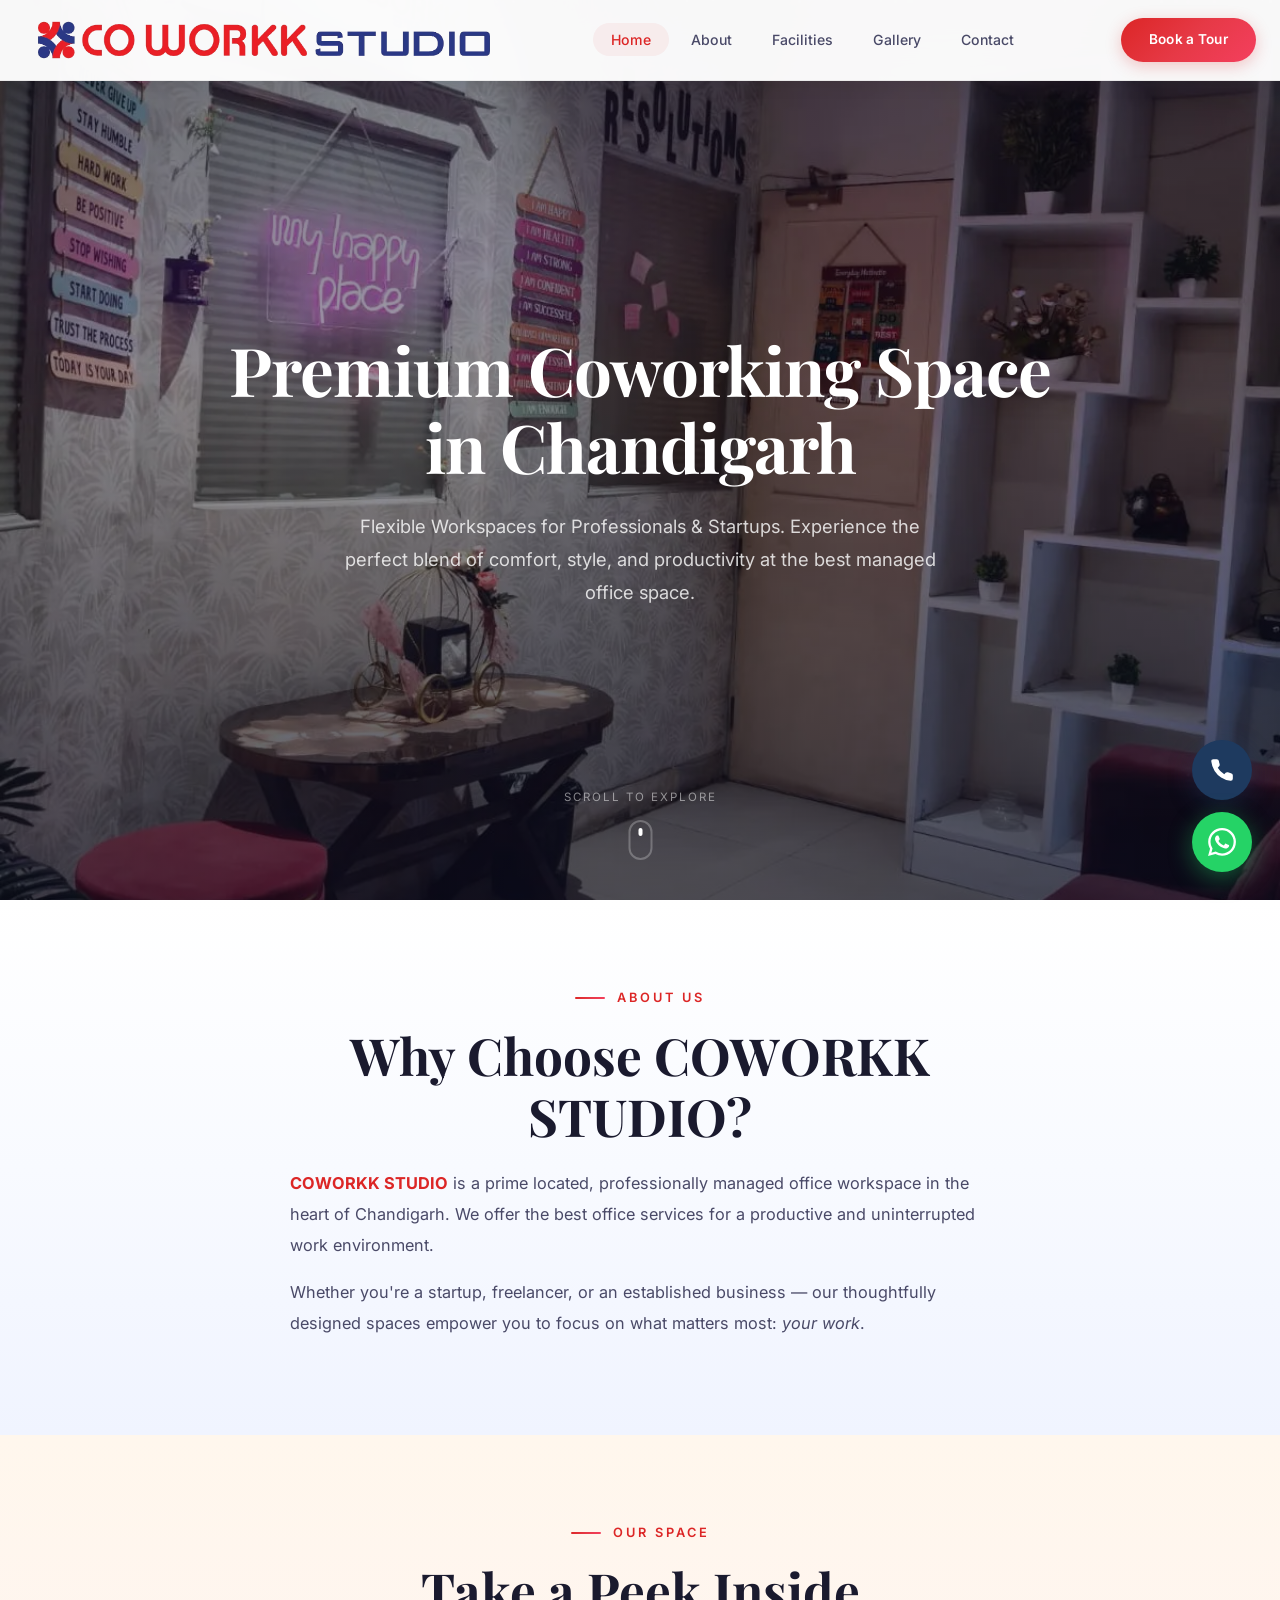
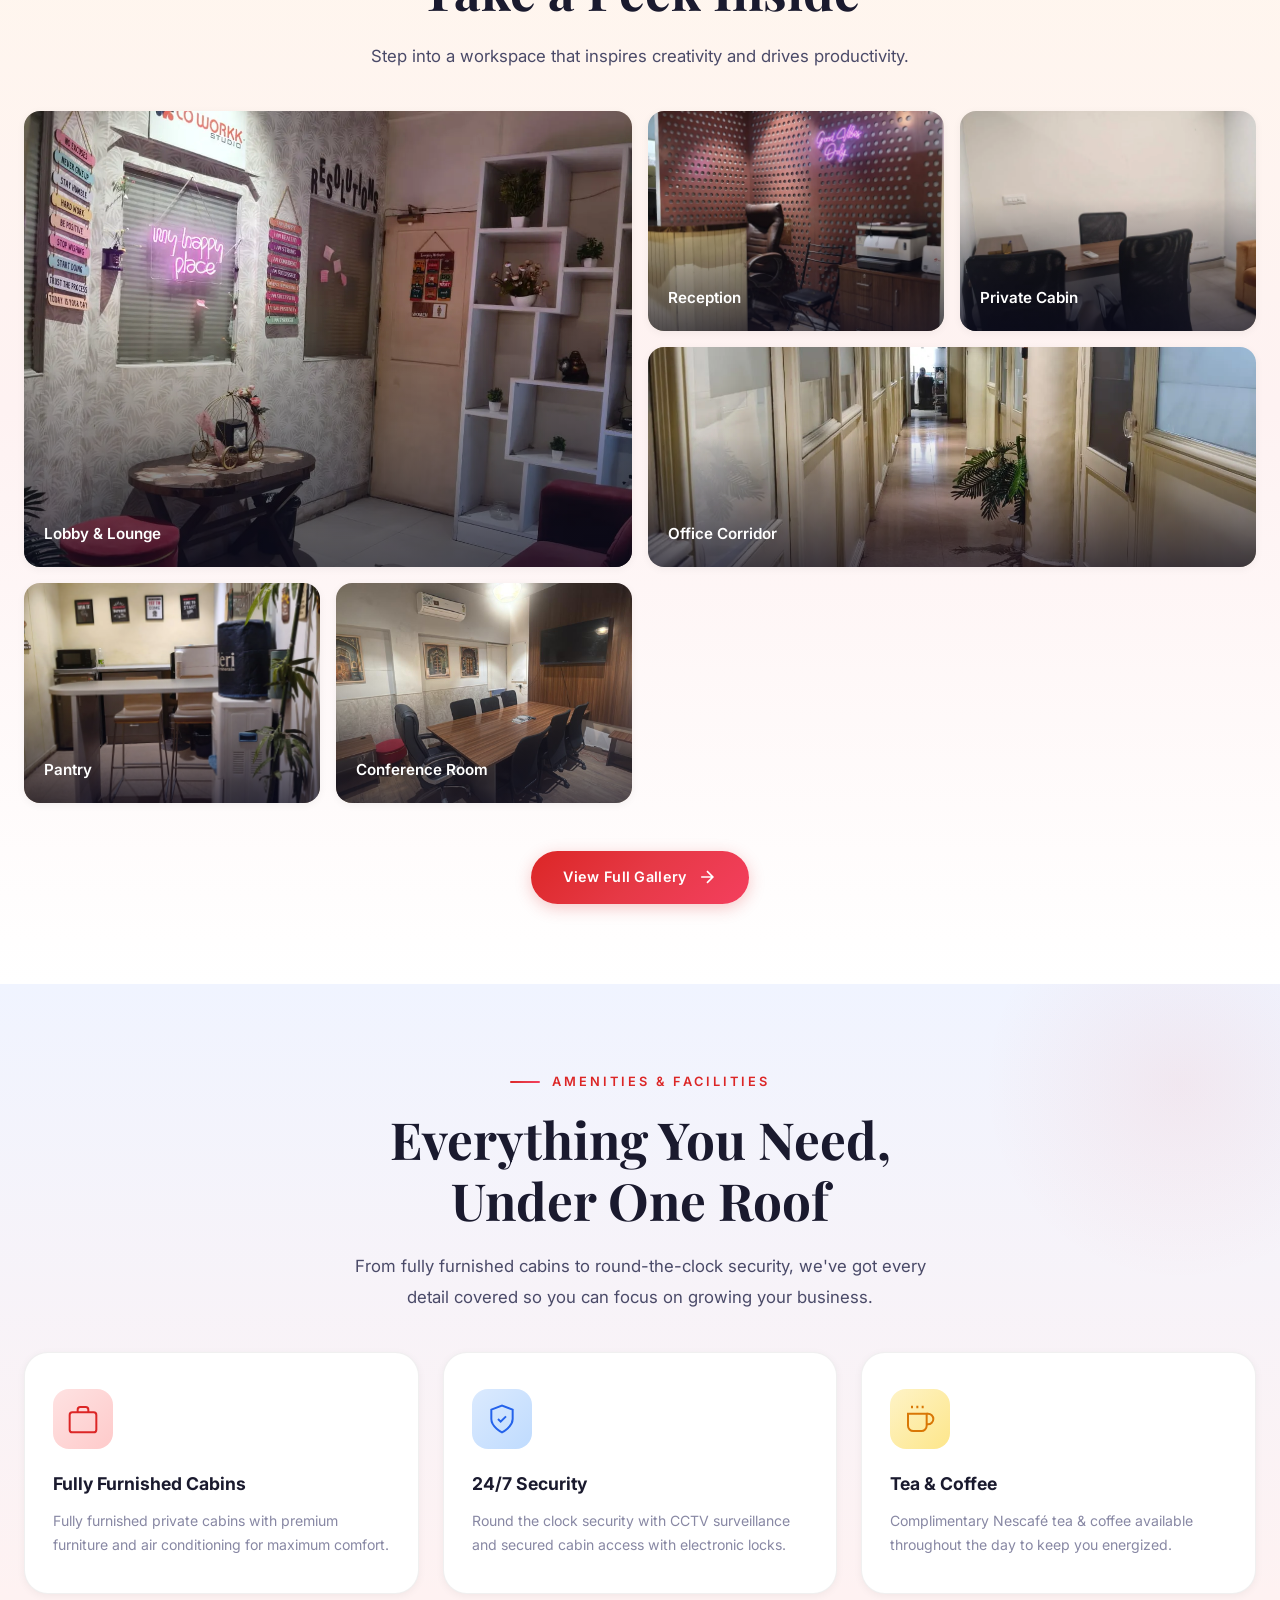
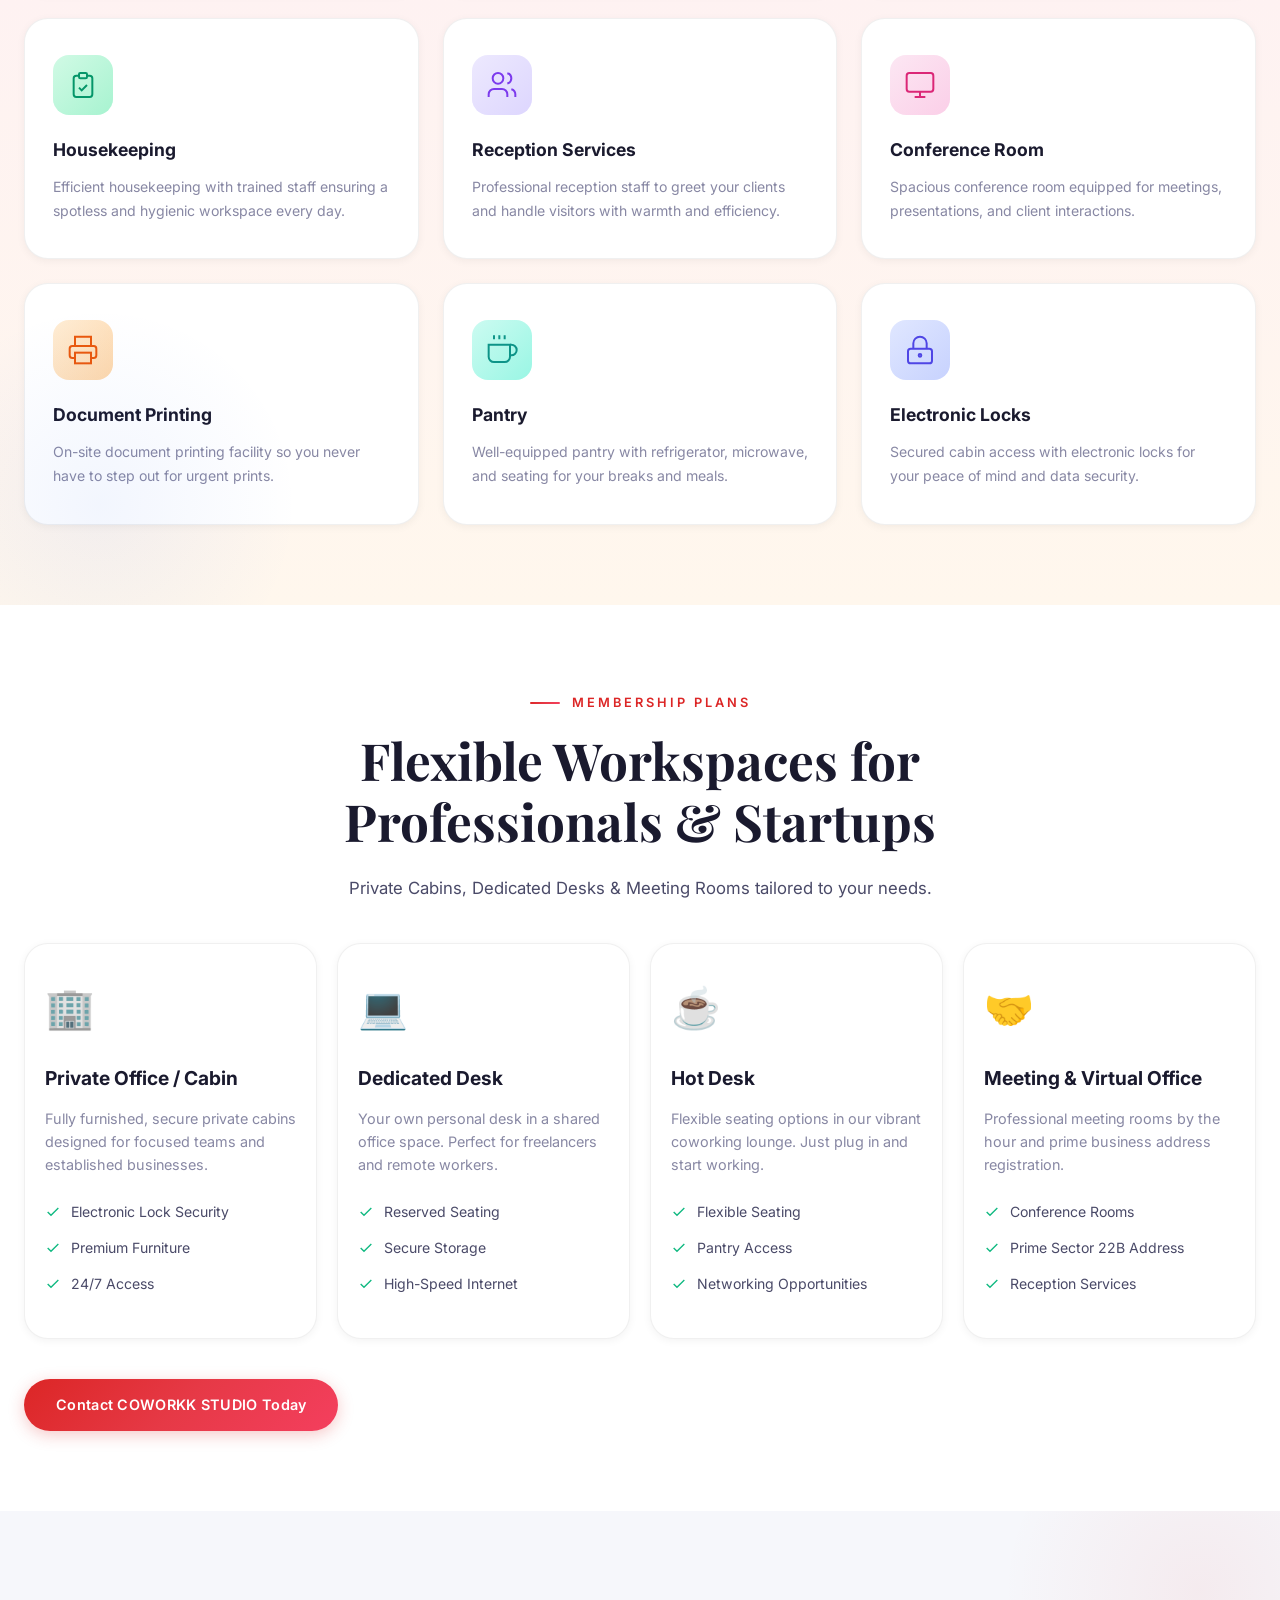
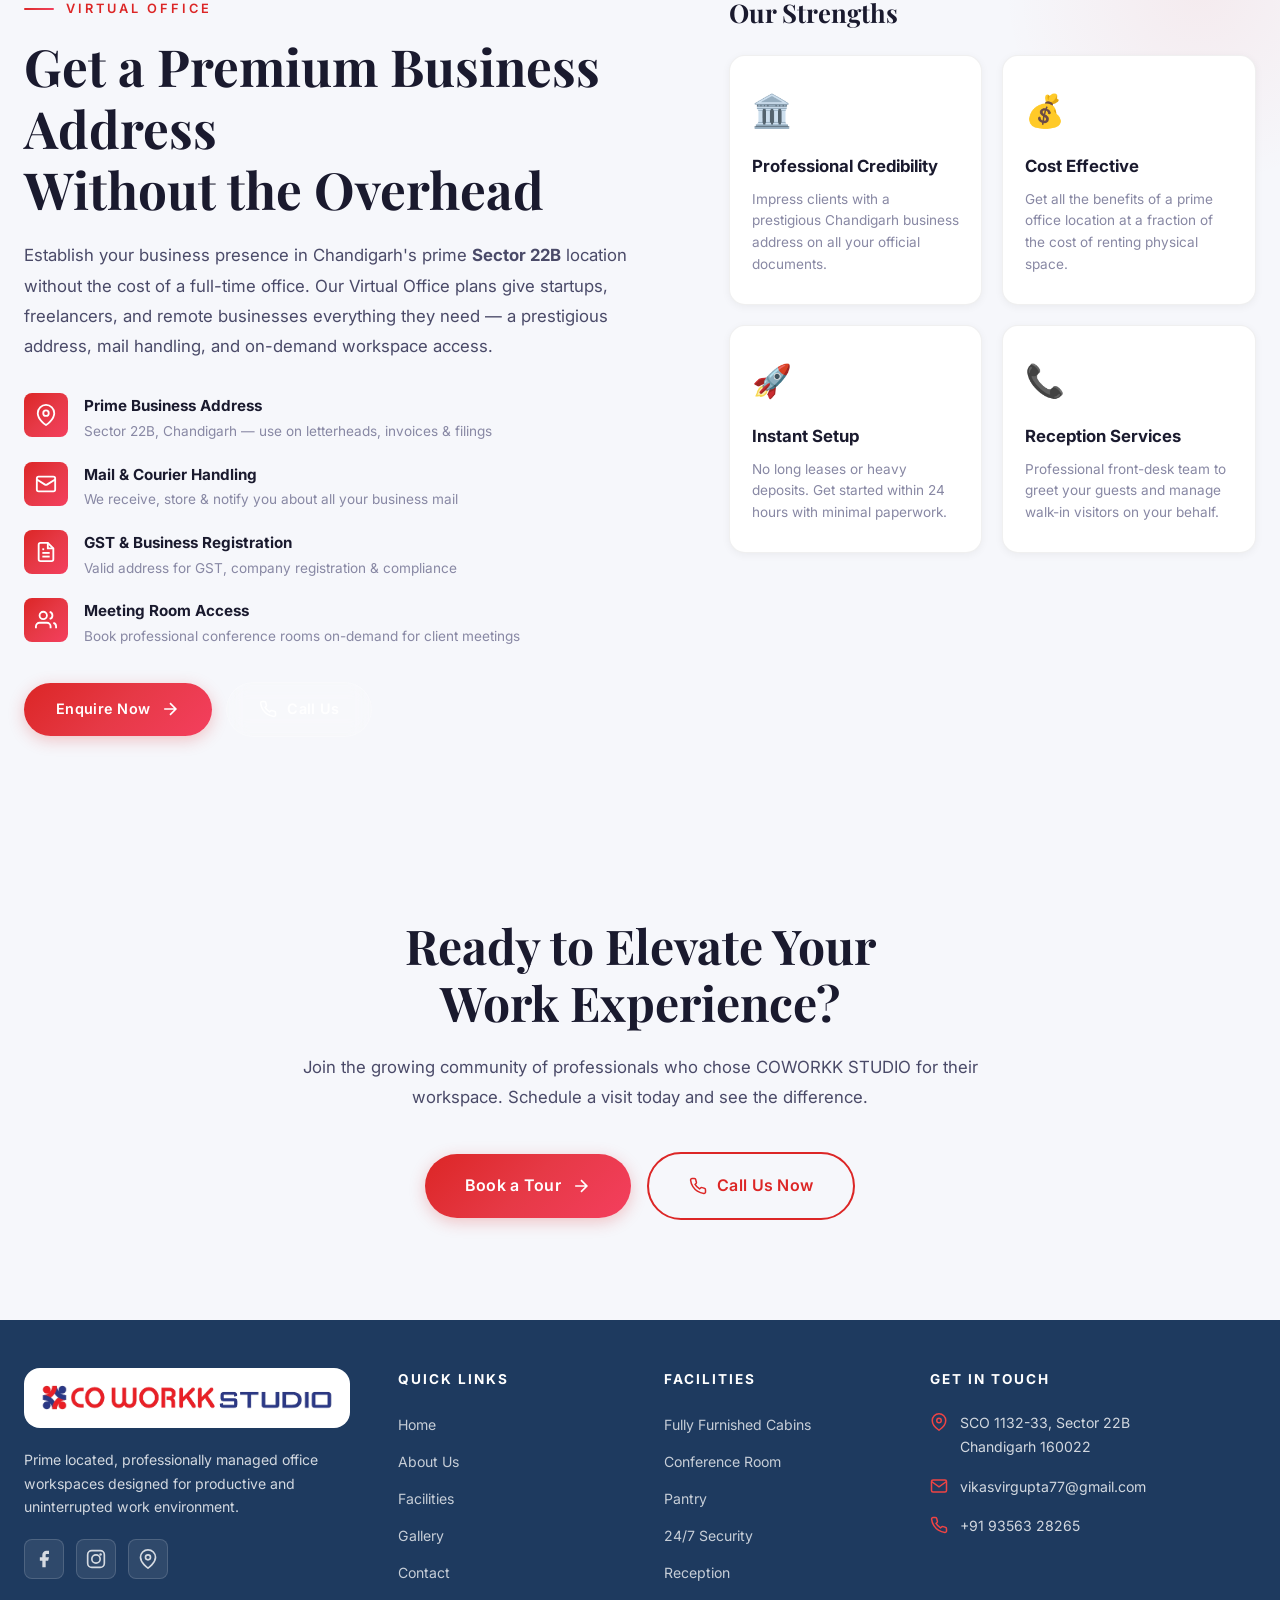
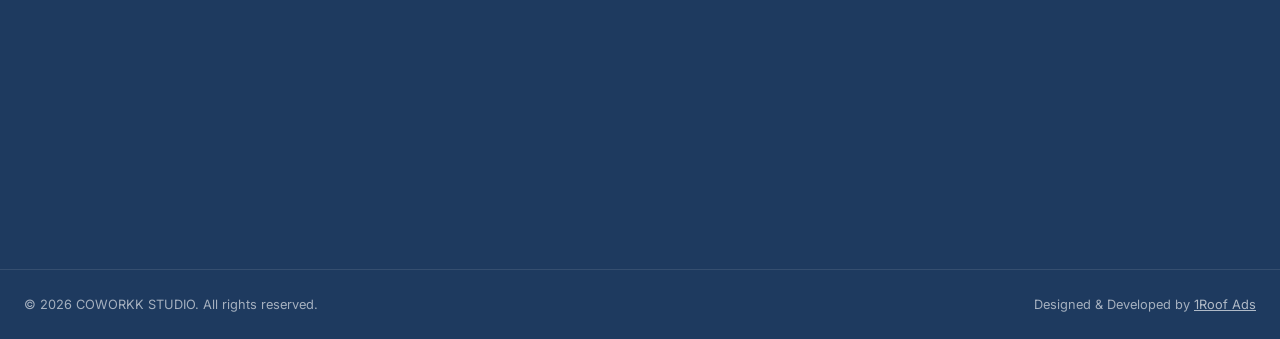
<file: index.html>
<!DOCTYPE html>
<html lang="en">

<head>
    <meta charset="UTF-8">
    <meta name="viewport" content="width=device-width, initial-scale=1.0">
    <title>Premium Coworking Space & Office Space for Rent in Chandigarh | COWORKK STUDIO</title>
    <meta name="description"
        content="Best premium coworking space in Chandigarh. COWORKK STUDIO offers fully furnished office space for rent, private cabins, dedicated desks, and shared workspaces for freelancers and startups.">
    <meta name="keywords"
        content="Coworking Space Chandigarh, Shared Office Space Chandigarh, Office Space for Rent Chandigarh, Flexible Workspace Chandigarh, COWORKK STUDIO, Private Office Chandigarh, Dedicated Desk Chandigarh, Hot Desk Chandigarh, Meeting Room Chandigarh, Startup Office Chandigarh, Managed Office Space Chandigarh, Virtual Office Chandigarh, Best coworking space in Chandigarh, Affordable coworking space in Chandigarh, Fully furnished office space Chandigarh, Shared office for freelancers in Chandigarh, Coworking space near me Chandigarh, Office space for startups in Chandigarh">
    <link rel="preconnect" href="https://fonts.googleapis.com">
    <link rel="preconnect" href="https://fonts.gstatic.com" crossorigin>
    <link
        href="https://fonts.googleapis.com/css2?family=Inter:wght@300;400;500;600;700;800;900&family=Playfair+Display:ital,wght@0,400;0,600;0,700;1,400&display=swap"
        rel="stylesheet">
    <link rel="stylesheet" href="styles.css">
    <link rel="icon" type="image/png" href="pics/logo.webp">
</head>

<body>
    <!-- Preloader -->
    <div class="preloader" id="preloader">
        <div class="preloader-inner">
            <div class="preloader-logo">
                <img src="pics/logo.webp" alt="COWORKK STUDIO Logo">
            </div>
            <div class="preloader-bar">
                <div class="preloader-progress"></div>
            </div>
        </div>
    </div>

    <!-- Navigation -->
    <nav class="navbar" id="navbar">
        <div class="nav-container">
            <a href="index.html" class="nav-logo" id="nav-logo">
                <img src="pics/logo-banner.webp" alt="COWORKK STUDIO" class="nav-logo-wide">
            </a>
            <ul class="nav-links" id="nav-links">
                <li><a href="index.html" class="nav-link active" id="nav-home">Home</a></li>
                <li><a href="#about" class="nav-link" id="nav-about">About</a></li>
                <li><a href="#facilities" class="nav-link" id="nav-facilities">Facilities</a></li>
                <li><a href="gallery.html" class="nav-link" id="nav-gallery">Gallery</a></li>
                <li><a href="contact.html" class="nav-link" id="nav-contact">Contact</a></li>
            </ul>
            <a href="contact.html#book" class="nav-cta" id="nav-cta-btn">Book a Tour</a>
            <button class="nav-toggle" id="nav-toggle" aria-label="Toggle navigation">
                <span></span><span></span><span></span>
            </button>
        </div>
    </nav>

    <!-- Hero Section -->
    <section class="hero" id="hero">
        <div class="hero-bg">
            <div class="hero-slide active" style="background-image: url('pics/lobby.webp')"></div>
            <div class="hero-slide" style="background-image: url('pics/lounge.webp')"></div>
            <div class="hero-slide" style="background-image: url('pics/reception.webp')"></div>
        </div>
        <div class="hero-overlay"></div>
        <div class="hero-particles" id="hero-particles"></div>
        <div class="hero-content">
            <h1 class="hero-title animate-fade-up delay-1">
                Premium Coworking Space<br>
                in Chandigarh
            </h1>
            <p class="hero-subtitle animate-fade-up delay-2">
                Flexible Workspaces for Professionals & Startups. Experience the perfect blend of comfort, style, and
                productivity at the best managed office space.
            </p>
        </div>
        <div class="hero-scroll">
            <span>Scroll to explore</span>
            <div class="scroll-indicator">
                <div class="scroll-dot"></div>
            </div>
        </div>
    </section>

    <!-- About Section -->
    <section class="about section" id="about">
        <div class="container">
            <div class="about-content-full">
                <div class="section-tag reveal-up">
                    <span class="tag-line"></span>
                    About Us
                </div>
                <h2 class="section-title reveal-up delay-1">
                    Why Choose COWORKK STUDIO?
                </h2>
                <p class="about-text reveal-up delay-2">
                    <strong>COWORKK STUDIO</strong> is a prime located, professionally managed office workspace in the
                    heart of Chandigarh. We offer the best office services for a productive and uninterrupted work
                    environment.
                </p>
                <p class="about-text reveal-up delay-2">
                    Whether you're a startup, freelancer, or an established business — our thoughtfully designed spaces
                    empower you to focus on what matters most: <em>your work</em>.
                </p>
            </div>
        </div>
    </section>

    <!-- Gallery Preview Section -->
    <section class="gallery-preview section" id="gallery-preview">
        <div class="container">
            <div class="section-header">
                <div class="section-tag reveal-up">
                    <span class="tag-line"></span>
                    Our Space
                </div>
                <h2 class="section-title reveal-up delay-1">
                    Take a <span class="gradient-text">Peek Inside</span>
                </h2>
                <p class="section-subtitle reveal-up delay-2">
                    Step into a workspace that inspires creativity and drives productivity.
                </p>
            </div>
            <div class="gallery-mosaic reveal-up delay-2">
                <div class="mosaic-item mosaic-large" id="gallery-preview-1">
                    <img src="pics/lobby.webp" alt="COWORKK STUDIO Lobby" loading="lazy">
                    <div class="mosaic-overlay">
                        <span>Lobby & Lounge</span>
                    </div>
                </div>
                <div class="mosaic-item" id="gallery-preview-2">
                    <img src="pics/reception.webp" alt="Reception Area" loading="lazy">
                    <div class="mosaic-overlay">
                        <span>Reception</span>
                    </div>
                </div>
                <div class="mosaic-item" id="gallery-preview-3">
                    <img src="pics/cabin1.webp" alt="Private Cabin" loading="lazy">
                    <div class="mosaic-overlay">
                        <span>Private Cabin</span>
                    </div>
                </div>
                <div class="mosaic-item mosaic-wide" id="gallery-preview-4">
                    <img src="pics/corridor.webp" alt="Office Corridor" loading="lazy">
                    <div class="mosaic-overlay">
                        <span>Office Corridor</span>
                    </div>
                </div>
                <div class="mosaic-item" id="gallery-preview-5">
                    <img src="pics/pantry.webp" alt="Pantry Area" loading="lazy">
                    <div class="mosaic-overlay">
                        <span>Pantry</span>
                    </div>
                </div>
                <div class="mosaic-item" id="gallery-preview-6">
                    <img src="pics/conference_room.jpeg" alt="Conference Room" loading="lazy">
                    <div class="mosaic-overlay">
                        <span>Conference Room</span>
                    </div>
                </div>
            </div>
            <div class="gallery-cta reveal-up delay-3">
                <a href="gallery.html" class="btn btn-primary" id="gallery-view-all">
                    <span>View Full Gallery</span>
                    <svg width="20" height="20" viewBox="0 0 24 24" fill="none" stroke="currentColor" stroke-width="2">
                        <path d="M5 12h14m-7-7 7 7-7 7" />
                    </svg>
                </a>
            </div>
        </div>
    </section>

    <!-- Facilities Section -->
    <section class="facilities section" id="facilities">
        <div class="container">
            <div class="section-header">
                <div class="section-tag reveal-up">
                    <span class="tag-line"></span>
                    Amenities & Facilities
                </div>
                <h2 class="section-title reveal-up delay-1">
                    Everything You Need,<br>
                    <span class="gradient-text">Under One Roof</span>
                </h2>
                <p class="section-subtitle reveal-up delay-2">
                    From fully furnished cabins to round-the-clock security, we've got every detail covered so you can
                    focus on growing your business.
                </p>
            </div>
            <div class="facilities-grid">
                <div class="facility-card reveal-up" id="facility-cabin">
                    <div class="facility-icon">
                        <svg width="32" height="32" viewBox="0 0 24 24" fill="none" stroke="currentColor"
                            stroke-width="1.5">
                            <rect x="2" y="7" width="20" height="15" rx="2" />
                            <path d="M16 7V5a2 2 0 0 0-2-2h-4a2 2 0 0 0-2 2v2" />
                            <line x1="12" y1="12" x2="12" y2="12.01" />
                        </svg>
                    </div>
                    <h3>Fully Furnished Cabins</h3>
                    <p>Fully furnished private cabins with premium furniture and air conditioning for maximum comfort.
                    </p>
                    <div class="facility-glow"></div>
                </div>
                <div class="facility-card reveal-up delay-1" id="facility-security">
                    <div class="facility-icon">
                        <svg width="32" height="32" viewBox="0 0 24 24" fill="none" stroke="currentColor"
                            stroke-width="1.5">
                            <path d="M12 22s8-4 8-10V5l-8-3-8 3v7c0 6 8 10 8 10z" />
                            <path d="M9 12l2 2 4-4" />
                        </svg>
                    </div>
                    <h3>24/7 Security</h3>
                    <p>Round the clock security with CCTV surveillance and secured cabin access with electronic locks.
                    </p>
                    <div class="facility-glow"></div>
                </div>
                <div class="facility-card reveal-up delay-2" id="facility-coffee">
                    <div class="facility-icon">
                        <svg width="32" height="32" viewBox="0 0 24 24" fill="none" stroke="currentColor"
                            stroke-width="1.5">
                            <path d="M17 8h1a4 4 0 1 1 0 8h-1" />
                            <path d="M3 8h14v9a4 4 0 0 1-4 4H7a4 4 0 0 1-4-4Z" />
                            <line x1="6" y1="2" x2="6" y2="4" />
                            <line x1="10" y1="2" x2="10" y2="4" />
                            <line x1="14" y1="2" x2="14" y2="4" />
                        </svg>
                    </div>
                    <h3>Tea & Coffee</h3>
                    <p>Complimentary Nescafé tea & coffee available throughout the day to keep you energized.</p>
                    <div class="facility-glow"></div>
                </div>
                <div class="facility-card reveal-up" id="facility-housekeeping">
                    <div class="facility-icon">
                        <svg width="32" height="32" viewBox="0 0 24 24" fill="none" stroke="currentColor"
                            stroke-width="1.5">
                            <path d="M9 5H7a2 2 0 0 0-2 2v12a2 2 0 0 0 2 2h10a2 2 0 0 0 2-2V7a2 2 0 0 0-2-2h-2" />
                            <rect x="9" y="3" width="6" height="4" rx="1" />
                            <path d="M9 14l2 2 4-4" />
                        </svg>
                    </div>
                    <h3>Housekeeping</h3>
                    <p>Efficient housekeeping with trained staff ensuring a spotless and hygienic workspace every day.
                    </p>
                    <div class="facility-glow"></div>
                </div>
                <div class="facility-card reveal-up delay-1" id="facility-reception">
                    <div class="facility-icon">
                        <svg width="32" height="32" viewBox="0 0 24 24" fill="none" stroke="currentColor"
                            stroke-width="1.5">
                            <path d="M16 21v-2a4 4 0 0 0-4-4H6a4 4 0 0 0-4 4v2" />
                            <circle cx="9" cy="7" r="4" />
                            <path d="M22 21v-2a4 4 0 0 0-3-3.87" />
                            <path d="M16 3.13a4 4 0 0 1 0 7.75" />
                        </svg>
                    </div>
                    <h3>Reception Services</h3>
                    <p>Professional reception staff to greet your clients and handle visitors with warmth and
                        efficiency.</p>
                    <div class="facility-glow"></div>
                </div>
                <div class="facility-card reveal-up delay-2" id="facility-conference">
                    <div class="facility-icon">
                        <svg width="32" height="32" viewBox="0 0 24 24" fill="none" stroke="currentColor"
                            stroke-width="1.5">
                            <rect x="2" y="3" width="20" height="14" rx="2" />
                            <line x1="8" y1="21" x2="16" y2="21" />
                            <line x1="12" y1="17" x2="12" y2="21" />
                        </svg>
                    </div>
                    <h3>Conference Room</h3>
                    <p>Spacious conference room equipped for meetings, presentations, and client interactions.</p>
                    <div class="facility-glow"></div>
                </div>
                <div class="facility-card reveal-up" id="facility-printing">
                    <div class="facility-icon">
                        <svg width="32" height="32" viewBox="0 0 24 24" fill="none" stroke="currentColor"
                            stroke-width="1.5">
                            <polyline points="6 9 6 2 18 2 18 9" />
                            <path d="M6 18H4a2 2 0 0 1-2-2v-5a2 2 0 0 1 2-2h16a2 2 0 0 1 2 2v5a2 2 0 0 1-2 2h-2" />
                            <rect x="6" y="14" width="12" height="8" />
                        </svg>
                    </div>
                    <h3>Document Printing</h3>
                    <p>On-site document printing facility so you never have to step out for urgent prints.</p>
                    <div class="facility-glow"></div>
                </div>
                <div class="facility-card reveal-up delay-1" id="facility-pantry">
                    <div class="facility-icon">
                        <svg width="32" height="32" viewBox="0 0 24 24" fill="none" stroke="currentColor"
                            stroke-width="1.5">
                            <path d="M18 8h1a4 4 0 0 1 0 8h-1" />
                            <path d="M2 8h16v9a4 4 0 0 1-4 4H6a4 4 0 0 1-4-4V8z" />
                            <line x1="6" y1="1" x2="6" y2="4" />
                            <line x1="10" y1="1" x2="10" y2="4" />
                            <line x1="14" y1="1" x2="14" y2="4" />
                        </svg>
                    </div>
                    <h3>Pantry</h3>
                    <p>Well-equipped pantry with refrigerator, microwave, and seating for your breaks and meals.</p>
                    <div class="facility-glow"></div>
                </div>
                <div class="facility-card reveal-up delay-2" id="facility-lock">
                    <div class="facility-icon">
                        <svg width="32" height="32" viewBox="0 0 24 24" fill="none" stroke="currentColor"
                            stroke-width="1.5">
                            <rect x="3" y="11" width="18" height="11" rx="2" ry="2" />
                            <path d="M7 11V7a5 5 0 0 1 10 0v4" />
                            <circle cx="12" cy="16" r="1" />
                        </svg>
                    </div>
                    <h3>Electronic Locks</h3>
                    <p>Secured cabin access with electronic locks for your peace of mind and data security.</p>
                    <div class="facility-glow"></div>
                </div>
            </div>
        </div>
    </section>

    <!-- Membership Plans Section -->
    <section class="memberships section" id="memberships">
        <div class="container">
            <div class="section-header">
                <div class="section-tag reveal-up">
                    <span class="tag-line"></span>
                    Membership Plans
                </div>
                <h2 class="section-title reveal-up delay-1">
                    Flexible Workspaces for<br>
                    <span class="gradient-text">Professionals & Startups</span>
                </h2>
                <p class="section-subtitle reveal-up delay-2">
                    Private Cabins, Dedicated Desks & Meeting Rooms tailored to your needs.
                </p>
            </div>
            <div class="plans-grid">
                <!-- Private Cabin -->
                <div class="plan-card reveal-up">
                    <div class="plan-icon">🏢</div>
                    <h3>Private Office / Cabin</h3>
                    <p>Fully furnished, secure private cabins designed for focused teams and established businesses.</p>
                    <ul class="plan-features">
                        <li><svg viewBox="0 0 24 24" fill="none" stroke="currentColor" stroke-width="2">
                                <polyline points="20 6 9 17 4 12"></polyline>
                            </svg> Electronic Lock Security</li>
                        <li><svg viewBox="0 0 24 24" fill="none" stroke="currentColor" stroke-width="2">
                                <polyline points="20 6 9 17 4 12"></polyline>
                            </svg> Premium Furniture</li>
                        <li><svg viewBox="0 0 24 24" fill="none" stroke="currentColor" stroke-width="2">
                                <polyline points="20 6 9 17 4 12"></polyline>
                            </svg> 24/7 Access</li>
                    </ul>
                </div>
                <!-- Dedicated Desk -->
                <div class="plan-card reveal-up delay-1">
                    <div class="plan-icon">💻</div>
                    <h3>Dedicated Desk</h3>
                    <p>Your own personal desk in a shared office space. Perfect for freelancers and remote workers.</p>
                    <ul class="plan-features">
                        <li><svg viewBox="0 0 24 24" fill="none" stroke="currentColor" stroke-width="2">
                                <polyline points="20 6 9 17 4 12"></polyline>
                            </svg> Reserved Seating</li>
                        <li><svg viewBox="0 0 24 24" fill="none" stroke="currentColor" stroke-width="2">
                                <polyline points="20 6 9 17 4 12"></polyline>
                            </svg> Secure Storage</li>
                        <li><svg viewBox="0 0 24 24" fill="none" stroke="currentColor" stroke-width="2">
                                <polyline points="20 6 9 17 4 12"></polyline>
                            </svg> High-Speed Internet</li>
                    </ul>
                </div>
                <!-- Hot Desk -->
                <div class="plan-card reveal-up delay-2">
                    <div class="plan-icon">☕</div>
                    <h3>Hot Desk</h3>
                    <p>Flexible seating options in our vibrant coworking lounge. Just plug in and start working.</p>
                    <ul class="plan-features">
                        <li><svg viewBox="0 0 24 24" fill="none" stroke="currentColor" stroke-width="2">
                                <polyline points="20 6 9 17 4 12"></polyline>
                            </svg> Flexible Seating</li>
                        <li><svg viewBox="0 0 24 24" fill="none" stroke="currentColor" stroke-width="2">
                                <polyline points="20 6 9 17 4 12"></polyline>
                            </svg> Pantry Access</li>
                        <li><svg viewBox="0 0 24 24" fill="none" stroke="currentColor" stroke-width="2">
                                <polyline points="20 6 9 17 4 12"></polyline>
                            </svg> Networking Opportunities</li>
                    </ul>
                </div>
                <!-- Meeting Room -->
                <div class="plan-card reveal-up delay-3">
                    <div class="plan-icon">🤝</div>
                    <h3>Meeting & Virtual Office</h3>
                    <p>Professional meeting rooms by the hour and prime business address registration.</p>
                    <ul class="plan-features">
                        <li><svg viewBox="0 0 24 24" fill="none" stroke="currentColor" stroke-width="2">
                                <polyline points="20 6 9 17 4 12"></polyline>
                            </svg> Conference Rooms</li>
                        <li><svg viewBox="0 0 24 24" fill="none" stroke="currentColor" stroke-width="2">
                                <polyline points="20 6 9 17 4 12"></polyline>
                            </svg> Prime Sector 22B Address</li>
                        <li><svg viewBox="0 0 24 24" fill="none" stroke="currentColor" stroke-width="2">
                                <polyline points="20 6 9 17 4 12"></polyline>
                            </svg> Reception Services</li>
                    </ul>
                </div>
            </div>
            <div class="plans-cta text-center reveal-up delay-4" style="margin-top: 40px;">
                <a href="contact.html#book" class="btn btn-primary">Contact COWORKK STUDIO Today</a>
            </div>
        </div>
    </section>

    <!-- Virtual Office Section -->
    <section class="virtual-office section" id="virtual-office">
        <div class="container">
            <div class="vo-grid">
                <div class="vo-content">
                    <div class="section-tag reveal-left">
                        <span class="tag-line"></span>
                        Virtual Office
                    </div>
                    <h2 class="section-title reveal-left delay-1">
                        Get a <span class="gradient-text">Premium Business Address</span><br>
                        Without the Overhead
                    </h2>
                    <p class="vo-text reveal-left delay-2">
                        Establish your business presence in Chandigarh's prime <strong>Sector 22B</strong> location
                        without the cost of a full-time office. Our Virtual Office plans give startups, freelancers, and
                        remote businesses everything they need — a prestigious address, mail handling, and on-demand
                        workspace access.
                    </p>
                    <div class="vo-features reveal-left delay-3">
                        <div class="vo-feature">
                            <div class="vo-feature-icon">
                                <svg width="22" height="22" viewBox="0 0 24 24" fill="none" stroke="currentColor"
                                    stroke-width="2">
                                    <path d="M21 10c0 7-9 13-9 13s-9-6-9-13a9 9 0 0 1 18 0z" />
                                    <circle cx="12" cy="10" r="3" />
                                </svg>
                            </div>
                            <div>
                                <strong>Prime Business Address</strong>
                                <span>Sector 22B, Chandigarh — use on letterheads, invoices & filings</span>
                            </div>
                        </div>
                        <div class="vo-feature">
                            <div class="vo-feature-icon">
                                <svg width="22" height="22" viewBox="0 0 24 24" fill="none" stroke="currentColor"
                                    stroke-width="2">
                                    <rect x="2" y="4" width="20" height="16" rx="2" />
                                    <path d="m22 7-8.97 5.7a1.94 1.94 0 0 1-2.06 0L2 7" />
                                </svg>
                            </div>
                            <div>
                                <strong>Mail & Courier Handling</strong>
                                <span>We receive, store & notify you about all your business mail</span>
                            </div>
                        </div>
                        <div class="vo-feature">
                            <div class="vo-feature-icon">
                                <svg width="22" height="22" viewBox="0 0 24 24" fill="none" stroke="currentColor"
                                    stroke-width="2">
                                    <path d="M14 2H6a2 2 0 0 0-2 2v16a2 2 0 0 0 2 2h12a2 2 0 0 0 2-2V8z" />
                                    <polyline points="14 2 14 8 20 8" />
                                    <line x1="16" y1="13" x2="8" y2="13" />
                                    <line x1="16" y1="17" x2="8" y2="17" />
                                    <polyline points="10 9 9 9 8 9" />
                                </svg>
                            </div>
                            <div>
                                <strong>GST & Business Registration</strong>
                                <span>Valid address for GST, company registration & compliance</span>
                            </div>
                        </div>
                        <div class="vo-feature">
                            <div class="vo-feature-icon">
                                <svg width="22" height="22" viewBox="0 0 24 24" fill="none" stroke="currentColor"
                                    stroke-width="2">
                                    <path d="M17 21v-2a4 4 0 0 0-4-4H5a4 4 0 0 0-4 4v2" />
                                    <circle cx="9" cy="7" r="4" />
                                    <path d="M23 21v-2a4 4 0 0 0-3-3.87" />
                                    <path d="M16 3.13a4 4 0 0 1 0 7.75" />
                                </svg>
                            </div>
                            <div>
                                <strong>Meeting Room Access</strong>
                                <span>Book professional conference rooms on-demand for client meetings</span>
                            </div>
                        </div>
                    </div>
                    <div class="vo-actions reveal-left delay-4">
                        <a href="contact.html#book" class="btn btn-primary" id="vo-cta-enquire">
                            <span>Enquire Now</span>
                            <svg width="20" height="20" viewBox="0 0 24 24" fill="none" stroke="currentColor"
                                stroke-width="2">
                                <path d="M5 12h14m-7-7 7 7-7 7" />
                            </svg>
                        </a>
                        <a href="tel:9356328265" class="btn btn-ghost" id="vo-cta-call">
                            <svg width="18" height="18" viewBox="0 0 24 24" fill="none" stroke="currentColor"
                                stroke-width="2">
                                <path
                                    d="M22 16.92v3a2 2 0 0 1-2.18 2 19.79 19.79 0 0 1-8.63-3.07 19.5 19.5 0 0 1-6-6 19.79 19.79 0 0 1-3.07-8.67A2 2 0 0 1 4.11 2h3a2 2 0 0 1 2 1.72 12.84 12.84 0 0 0 .7 2.81 2 2 0 0 1-.45 2.11L8.09 9.91a16 16 0 0 0 6 6l1.27-1.27a2 2 0 0 1 2.11-.45 12.84 12.84 0 0 0 2.81.7A2 2 0 0 1 22 16.92z" />
                            </svg>
                            <span>Call Us</span>
                        </a>
                    </div>
                </div>
                <div class="vo-highlights reveal-right">
                    <h3 class="vo-strengths-heading">Our Strengths</h3>
                    <div class="vo-highlights-grid">
                        <div class="vo-highlight-card">
                            <div class="vo-highlight-icon">🏛️</div>
                            <h4>Professional Credibility</h4>
                            <p>Impress clients with a prestigious Chandigarh business address on all your official
                                documents.</p>
                        </div>
                        <div class="vo-highlight-card">
                            <div class="vo-highlight-icon">💰</div>
                            <h4>Cost Effective</h4>
                            <p>Get all the benefits of a prime office location at a fraction of the cost of renting
                                physical space.</p>
                        </div>
                        <div class="vo-highlight-card">
                            <div class="vo-highlight-icon">🚀</div>
                            <h4>Instant Setup</h4>
                            <p>No long leases or heavy deposits. Get started within 24 hours with minimal paperwork.</p>
                        </div>
                        <div class="vo-highlight-card">
                            <div class="vo-highlight-icon">📞</div>
                            <h4>Reception Services</h4>
                            <p>Professional front-desk team to greet your guests and manage walk-in visitors on your
                                behalf.</p>
                        </div>
                    </div>
                </div>
            </div>
        </div>
    </section>

    <!-- Testimonial / CTA Section -->
    <section class="cta-section cta-no-bg" id="cta">
        <div class="container">
            <div class="cta-content">
                <h2 class="cta-title reveal-up">
                    Ready to Elevate Your<br>Work Experience?
                </h2>
                <p class="cta-text reveal-up delay-1">
                    Join the growing community of professionals who chose COWORKK STUDIO for their workspace. Schedule a
                    visit today and see the difference.
                </p>
                <div class="cta-actions reveal-up delay-2">
                    <a href="contact.html#book" class="btn btn-primary btn-large" id="cta-book-tour">
                        <span>Book a Tour</span>
                        <svg width="20" height="20" viewBox="0 0 24 24" fill="none" stroke="currentColor"
                            stroke-width="2">
                            <path d="M5 12h14m-7-7 7 7-7 7" />
                        </svg>
                    </a>
                    <a href="tel:9356328265" class="btn btn-primary-outline btn-large" id="cta-call">
                        <svg width="18" height="18" viewBox="0 0 24 24" fill="none" stroke="currentColor"
                            stroke-width="2">
                            <path
                                d="M22 16.92v3a2 2 0 0 1-2.18 2 19.79 19.79 0 0 1-8.63-3.07 19.5 19.5 0 0 1-6-6 19.79 19.79 0 0 1-3.07-8.67A2 2 0 0 1 4.11 2h3a2 2 0 0 1 2 1.72 12.84 12.84 0 0 0 .7 2.81 2 2 0 0 1-.45 2.11L8.09 9.91a16 16 0 0 0 6 6l1.27-1.27a2 2 0 0 1 2.11-.45 12.84 12.84 0 0 0 2.81.7A2 2 0 0 1 22 16.92z" />
                        </svg>
                        <span>Call Us Now</span>
                    </a>
                </div>
            </div>
        </div>
    </section>

    <!-- Footer -->
    <footer class="footer" id="footer">
        <div class="footer-top">
            <div class="container">
                <div class="footer-grid">
                    <div class="footer-brand">
                        <a href="index.html" class="footer-logo">
                            <img src="pics/logo-banner.webp" alt="COWORKK STUDIO">
                        </a>
                        <p>Prime located, professionally managed office workspaces designed for productive and
                            uninterrupted work environment.</p>
                        <div class="footer-socials">
                            <a href="https://www.facebook.com/profile.php?id=61559058495968" target="_blank"
                                rel="noopener" aria-label="Facebook" id="footer-facebook">
                                <svg width="20" height="20" viewBox="0 0 24 24" fill="currentColor">
                                    <path d="M18 2h-3a5 5 0 0 0-5 5v3H7v4h3v8h4v-8h3l1-4h-4V7a1 1 0 0 1 1-1h3z" />
                                </svg>
                            </a>
                            <a href="https://www.instagram.com/badger.7861937?igsh=MXg2c2RvbGVidzJybw==" target="_blank"
                                rel="noopener" aria-label="Instagram" id="footer-instagram">
                                <svg width="20" height="20" viewBox="0 0 24 24" fill="none" stroke="currentColor"
                                    stroke-width="2">
                                    <rect x="2" y="2" width="20" height="20" rx="5" />
                                    <circle cx="12" cy="12" r="5" />
                                    <circle cx="17.5" cy="6.5" r="1.5" fill="currentColor" stroke="none" />
                                </svg>
                            </a>
                            <a href="https://maps.app.goo.gl/kgdo58kGFGBuZxff9" target="_blank" rel="noopener"
                                aria-label="Google Maps" id="footer-maps">
                                <svg width="20" height="20" viewBox="0 0 24 24" fill="none" stroke="currentColor"
                                    stroke-width="2">
                                    <path d="M21 10c0 7-9 13-9 13s-9-6-9-13a9 9 0 0 1 18 0z" />
                                    <circle cx="12" cy="10" r="3" />
                                </svg>
                            </a>
                        </div>
                    </div>
                    <div class="footer-links-group">
                        <h4>Quick Links</h4>
                        <ul>
                            <li><a href="index.html">Home</a></li>
                            <li><a href="#about">About Us</a></li>
                            <li><a href="#facilities">Facilities</a></li>
                            <li><a href="gallery.html">Gallery</a></li>
                            <li><a href="contact.html">Contact</a></li>
                        </ul>
                    </div>
                    <div class="footer-links-group">
                        <h4>Facilities</h4>
                        <ul>
                            <li><a href="#facilities">Fully Furnished Cabins</a></li>
                            <li><a href="#facilities">Conference Room</a></li>
                            <li><a href="#facilities">Pantry</a></li>
                            <li><a href="#facilities">24/7 Security</a></li>
                            <li><a href="#facilities">Reception</a></li>
                        </ul>
                    </div>
                    <div class="footer-contact">
                        <h4>Get in Touch</h4>
                        <div class="footer-contact-item">
                            <svg width="18" height="18" viewBox="0 0 24 24" fill="none" stroke="currentColor"
                                stroke-width="2">
                                <path d="M21 10c0 7-9 13-9 13s-9-6-9-13a9 9 0 0 1 18 0z" />
                                <circle cx="12" cy="10" r="3" />
                            </svg>
                            <span>SCO 1132-33, Sector 22B<br>Chandigarh 160022</span>
                        </div>
                        <div class="footer-contact-item">
                            <svg width="18" height="18" viewBox="0 0 24 24" fill="none" stroke="currentColor"
                                stroke-width="2">
                                <path d="M4 4h16c1.1 0 2 .9 2 2v12c0 1.1-.9 2-2 2H4c-1.1 0-2-.9-2-2V6c0-1.1.9-2 2-2z" />
                                <polyline points="22,6 12,13 2,6" />
                            </svg>
                            <a href="mailto:vikasvirgupta77@gmail.com">vikasvirgupta77@gmail.com</a>
                        </div>
                        <div class="footer-contact-item">
                            <svg width="18" height="18" viewBox="0 0 24 24" fill="none" stroke="currentColor"
                                stroke-width="2">
                                <path
                                    d="M22 16.92v3a2 2 0 0 1-2.18 2 19.79 19.79 0 0 1-8.63-3.07 19.5 19.5 0 0 1-6-6 19.79 19.79 0 0 1-3.07-8.67A2 2 0 0 1 4.11 2h3a2 2 0 0 1 2 1.72 12.84 12.84 0 0 0 .7 2.81 2 2 0 0 1-.45 2.11L8.09 9.91a16 16 0 0 0 6 6l1.27-1.27a2 2 0 0 1 2.11-.45 12.84 12.84 0 0 0 2.81.7A2 2 0 0 1 22 16.92z" />
                            </svg>
                            <a href="tel:9356328265">+91 93563 28265</a>
                        </div>
                    </div>
                </div>
            </div>
        </div>
        <div class="footer-map">
            <iframe
                data-src="https://www.google.com/maps/embed?pb=!1m18!1m12!1m3!1d3430.067!2d76.7784!3d30.7333!2m3!1f0!2f0!3f0!3m2!1i1024!2i768!4f13.1!3m3!1m2!1s0x0%3A0x0!2zMzDCsDQ0JzAwLjAiTiA3NsKwNDYnNDIuMiJF!5e0!3m2!1sen!2sin!4v1700000000000!5m2!1sen!2sin"
                width="100%" height="250" style="border:0;" allowfullscreen="" loading="lazy"
                referrerpolicy="no-referrer-when-downgrade" title="COWORKK STUDIO Location"></iframe>
        </div>
        <div class="footer-bottom">
            <div class="container">
                <p>&copy; 2026 COWORKK STUDIO. All rights reserved.</p>
                <p>Designed & Developed by <a href="https://1roofads.com" target="_blank" rel="noopener"
                        class="footer-credit-link">1Roof Ads</a></p>
            </div>
        </div>
    </footer>

    <!-- Floating Call Button -->
    <a href="tel:9356328265" class="call-float" id="call-btn" aria-label="Call Us">
        <svg width="26" height="26" viewBox="0 0 24 24" fill="white">
            <path
                d="M22 16.92v3a2 2 0 0 1-2.18 2 19.79 19.79 0 0 1-8.63-3.07 19.5 19.5 0 0 1-6-6 19.79 19.79 0 0 1-3.07-8.67A2 2 0 0 1 4.11 2h3a2 2 0 0 1 2 1.72 12.84 12.84 0 0 0 .7 2.81 2 2 0 0 1-.45 2.11L8.09 9.91a16 16 0 0 0 6 6l1.27-1.27a2 2 0 0 1 2.11-.45 12.84 12.84 0 0 0 2.81.7A2 2 0 0 1 22 16.92z" />
        </svg>
    </a>

    <!-- WhatsApp Float -->
    <a href="https://wa.me/919356328265" class="whatsapp-float" id="whatsapp-btn" target="_blank" rel="noopener"
        aria-label="Chat on WhatsApp">
        <svg width="28" height="28" viewBox="0 0 24 24" fill="white">
            <path
                d="M17.472 14.382c-.297-.149-1.758-.867-2.03-.967-.273-.099-.471-.148-.67.15-.197.297-.767.966-.94 1.164-.173.199-.347.223-.644.075-.297-.15-1.255-.463-2.39-1.475-.883-.788-1.48-1.761-1.653-2.059-.173-.297-.018-.458.13-.606.134-.133.298-.347.446-.52.149-.174.198-.298.298-.497.099-.198.05-.371-.025-.52-.075-.149-.669-1.612-.916-2.207-.242-.579-.487-.5-.669-.51-.173-.008-.371-.01-.57-.01-.198 0-.52.074-.792.372-.272.297-1.04 1.016-1.04 2.479 0 1.462 1.065 2.875 1.213 3.074.149.198 2.096 3.2 5.077 4.487.709.306 1.262.489 1.694.625.712.227 1.36.195 1.871.118.571-.085 1.758-.719 2.006-1.413.248-.694.248-1.289.173-1.413-.074-.124-.272-.198-.57-.347m-5.421 7.403h-.004a9.87 9.87 0 0 1-5.031-1.378l-.361-.214-3.741.982.998-3.648-.235-.374a9.86 9.86 0 0 1-1.51-5.26c.001-5.45 4.436-9.884 9.888-9.884 2.64 0 5.122 1.03 6.988 2.898a9.825 9.825 0 0 1 2.893 6.994c-.003 5.45-4.437 9.884-9.885 9.884m8.413-18.297A11.815 11.815 0 0 0 12.05 0C5.495 0 .16 5.335.157 11.892c0 2.096.547 4.142 1.588 5.945L.057 24l6.305-1.654a11.882 11.882 0 0 0 5.683 1.448h.005c6.554 0 11.89-5.335 11.893-11.893a11.821 11.821 0 0 0-3.48-8.413z" />
        </svg>
    </a>

    <script src="script.js"></script>
</body>

</html>
</file>
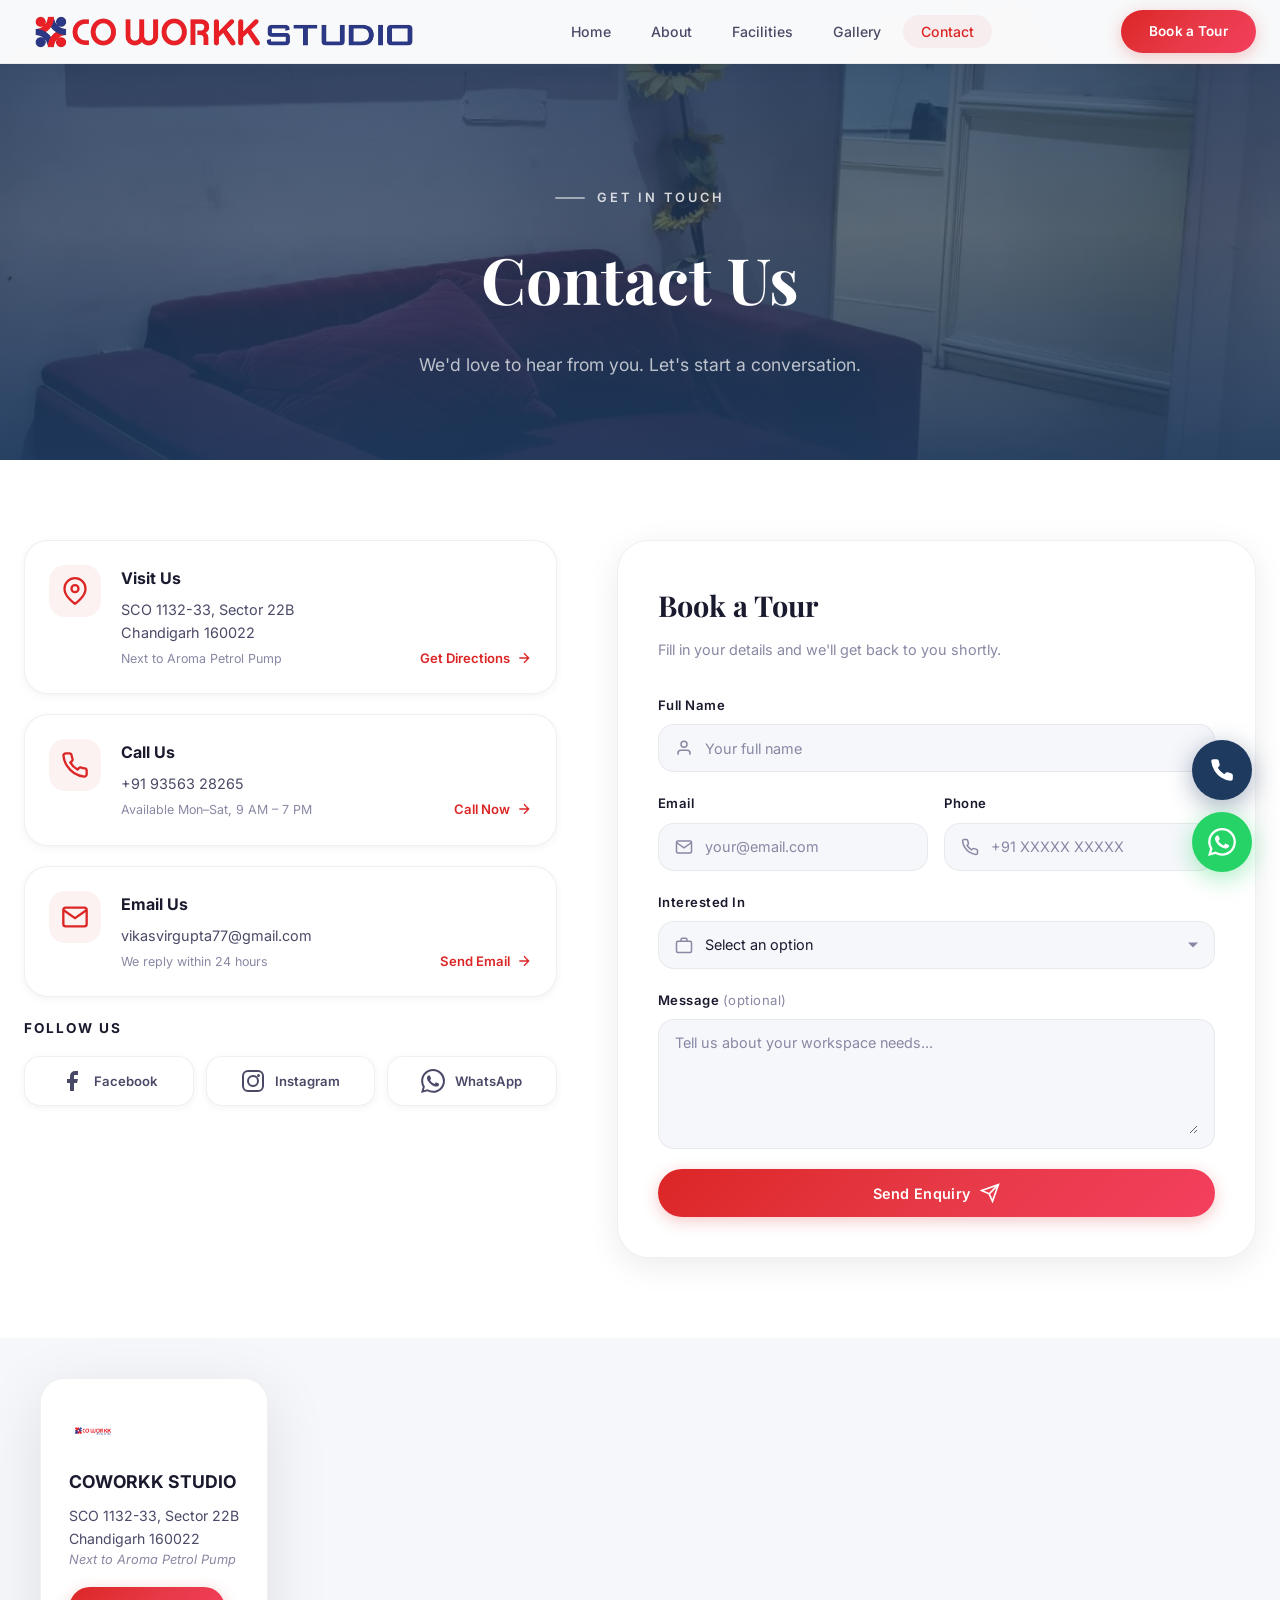
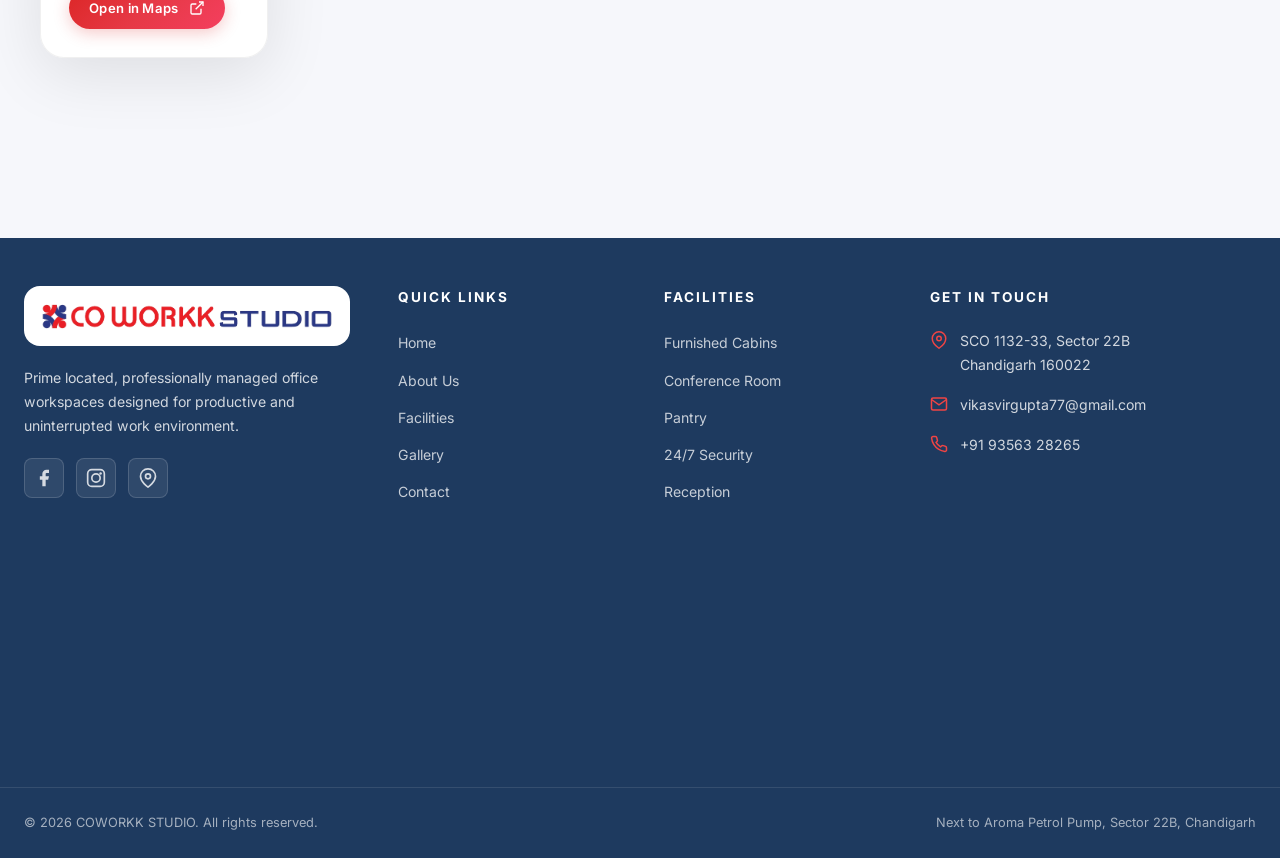
<file: contact.html>
<!DOCTYPE html>
<html lang="en">
<head>
    <meta charset="UTF-8">
    <meta name="viewport" content="width=device-width, initial-scale=1.0">
    <title>Contact — COWORKK STUDIO | Book Your Workspace in Chandigarh</title>
    <meta name="description" content="Get in touch with COWORKK STUDIO. Book a tour of our premium managed office spaces at SCO 1132-33, Sector 22B, Chandigarh. Call +91 93563 28265.">
    <link rel="preconnect" href="https://fonts.googleapis.com">
    <link rel="preconnect" href="https://fonts.gstatic.com" crossorigin>
    <link href="https://fonts.googleapis.com/css2?family=Inter:wght@300;400;500;600;700;800;900&family=Playfair+Display:ital,wght@0,400;0,600;0,700;1,400&display=swap" rel="stylesheet">
    <link rel="stylesheet" href="styles.css">
    <link rel="icon" type="image/jpeg" href="pics/logo.webp">
</head>
<body>
    <!-- Navigation -->
    <nav class="navbar navbar-solid" id="navbar">
        <div class="nav-container">
            <a href="index.html" class="nav-logo" id="contact-nav-logo">
                <img src="pics/logo-banner.webp" alt="COWORKK STUDIO" class="nav-logo-wide">
            </a>
            <ul class="nav-links" id="nav-links">
                <li><a href="index.html" class="nav-link" id="con-nav-home">Home</a></li>
                <li><a href="index.html#about" class="nav-link" id="con-nav-about">About</a></li>
                <li><a href="index.html#facilities" class="nav-link" id="con-nav-facilities">Facilities</a></li>
                <li><a href="gallery.html" class="nav-link" id="con-nav-gallery">Gallery</a></li>
                <li><a href="contact.html" class="nav-link active" id="con-nav-contact">Contact</a></li>
            </ul>
            <a href="#book" class="nav-cta" id="con-nav-cta">Book a Tour</a>
            <button class="nav-toggle" id="nav-toggle" aria-label="Toggle navigation">
                <span></span><span></span><span></span>
            </button>
        </div>
    </nav>

    <!-- Page Hero -->
    <section class="page-hero page-hero-short" id="contact-hero">
        <div class="page-hero-bg" style="background-image: url('pics/lounge.webp')"></div>
        <div class="page-hero-overlay"></div>
        <div class="page-hero-content">
            <div class="section-tag animate-fade-up">
                <span class="tag-line"></span>
                Get in Touch
            </div>
            <h1 class="page-hero-title animate-fade-up delay-1">Contact <span class="gradient-text">Us</span></h1>
            <p class="page-hero-subtitle animate-fade-up delay-2">We'd love to hear from you. Let's start a conversation.</p>
        </div>
    </section>

    <!-- Contact Section -->
    <section class="contact-section section" id="book">
        <div class="container">
            <div class="contact-grid">
                <!-- Contact Info Cards -->
                <div class="contact-info">
                    <div class="contact-card reveal-left" id="contact-card-location">
                        <div class="contact-card-icon">
                            <svg width="28" height="28" viewBox="0 0 24 24" fill="none" stroke="currentColor" stroke-width="2"><path d="M21 10c0 7-9 13-9 13s-9-6-9-13a9 9 0 0 1 18 0z"/><circle cx="12" cy="10" r="3"/></svg>
                        </div>
                        <div class="contact-card-content">
                            <h3>Visit Us</h3>
                            <p>SCO 1132-33, Sector 22B<br>Chandigarh 160022</p>
                            <span class="contact-detail-note">Next to Aroma Petrol Pump</span>
                        </div>
                        <a href="https://maps.app.goo.gl/kgdo58kGFGBuZxff9" target="_blank" rel="noopener" class="contact-card-action" id="contact-get-directions">
                            Get Directions
                            <svg width="16" height="16" viewBox="0 0 24 24" fill="none" stroke="currentColor" stroke-width="2"><path d="M5 12h14m-7-7 7 7-7 7"/></svg>
                        </a>
                    </div>

                    <div class="contact-card reveal-left delay-1" id="contact-card-phone">
                        <div class="contact-card-icon">
                            <svg width="28" height="28" viewBox="0 0 24 24" fill="none" stroke="currentColor" stroke-width="2"><path d="M22 16.92v3a2 2 0 0 1-2.18 2 19.79 19.79 0 0 1-8.63-3.07 19.5 19.5 0 0 1-6-6 19.79 19.79 0 0 1-3.07-8.67A2 2 0 0 1 4.11 2h3a2 2 0 0 1 2 1.72 12.84 12.84 0 0 0 .7 2.81 2 2 0 0 1-.45 2.11L8.09 9.91a16 16 0 0 0 6 6l1.27-1.27a2 2 0 0 1 2.11-.45 12.84 12.84 0 0 0 2.81.7A2 2 0 0 1 22 16.92z"/></svg>
                        </div>
                        <div class="contact-card-content">
                            <h3>Call Us</h3>
                            <p><a href="tel:9356328265">+91 93563 28265</a></p>
                            <span class="contact-detail-note">Available Mon–Sat, 9 AM – 7 PM</span>
                        </div>
                        <a href="tel:9356328265" class="contact-card-action" id="contact-call-now">
                            Call Now
                            <svg width="16" height="16" viewBox="0 0 24 24" fill="none" stroke="currentColor" stroke-width="2"><path d="M5 12h14m-7-7 7 7-7 7"/></svg>
                        </a>
                    </div>

                    <div class="contact-card reveal-left delay-2" id="contact-card-email">
                        <div class="contact-card-icon">
                            <svg width="28" height="28" viewBox="0 0 24 24" fill="none" stroke="currentColor" stroke-width="2"><path d="M4 4h16c1.1 0 2 .9 2 2v12c0 1.1-.9 2-2 2H4c-1.1 0-2-.9-2-2V6c0-1.1.9-2 2-2z"/><polyline points="22,6 12,13 2,6"/></svg>
                        </div>
                        <div class="contact-card-content">
                            <h3>Email Us</h3>
                            <p><a href="mailto:vikasvirgupta77@gmail.com">vikasvirgupta77@gmail.com</a></p>
                            <span class="contact-detail-note">We reply within 24 hours</span>
                        </div>
                        <a href="mailto:vikasvirgupta77@gmail.com" class="contact-card-action" id="contact-send-email">
                            Send Email
                            <svg width="16" height="16" viewBox="0 0 24 24" fill="none" stroke="currentColor" stroke-width="2"><path d="M5 12h14m-7-7 7 7-7 7"/></svg>
                        </a>
                    </div>

                    <!-- Social Links -->
                    <div class="contact-socials reveal-left delay-3">
                        <h3>Follow Us</h3>
                        <div class="contact-social-links">
                            <a href="https://www.facebook.com/profile.php?id=61559058495968" target="_blank" rel="noopener" class="social-link-card" id="contact-facebook">
                                <svg width="24" height="24" viewBox="0 0 24 24" fill="currentColor"><path d="M18 2h-3a5 5 0 0 0-5 5v3H7v4h3v8h4v-8h3l1-4h-4V7a1 1 0 0 1 1-1h3z"/></svg>
                                <span>Facebook</span>
                            </a>
                            <a href="https://www.instagram.com/badger.7861937?igsh=MXg2c2RvbGVidzJybw==" target="_blank" rel="noopener" class="social-link-card" id="contact-instagram">
                                <svg width="24" height="24" viewBox="0 0 24 24" fill="none" stroke="currentColor" stroke-width="2"><rect x="2" y="2" width="20" height="20" rx="5"/><circle cx="12" cy="12" r="5"/><circle cx="17.5" cy="6.5" r="1.5" fill="currentColor" stroke="none"/></svg>
                                <span>Instagram</span>
                            </a>
                            <a href="https://wa.me/919356328265" target="_blank" rel="noopener" class="social-link-card" id="contact-whatsapp">
                                <svg width="24" height="24" viewBox="0 0 24 24" fill="currentColor"><path d="M17.472 14.382c-.297-.149-1.758-.867-2.03-.967-.273-.099-.471-.148-.67.15-.197.297-.767.966-.94 1.164-.173.199-.347.223-.644.075-.297-.15-1.255-.463-2.39-1.475-.883-.788-1.48-1.761-1.653-2.059-.173-.297-.018-.458.13-.606.134-.133.298-.347.446-.52.149-.174.198-.298.298-.497.099-.198.05-.371-.025-.52-.075-.149-.669-1.612-.916-2.207-.242-.579-.487-.5-.669-.51-.173-.008-.371-.01-.57-.01-.198 0-.52.074-.792.372-.272.297-1.04 1.016-1.04 2.479 0 1.462 1.065 2.875 1.213 3.074.149.198 2.096 3.2 5.077 4.487.709.306 1.262.489 1.694.625.712.227 1.36.195 1.871.118.571-.085 1.758-.719 2.006-1.413.248-.694.248-1.289.173-1.413-.074-.124-.272-.198-.57-.347m-5.421 7.403h-.004a9.87 9.87 0 0 1-5.031-1.378l-.361-.214-3.741.982.998-3.648-.235-.374a9.86 9.86 0 0 1-1.51-5.26c.001-5.45 4.436-9.884 9.888-9.884 2.64 0 5.122 1.03 6.988 2.898a9.825 9.825 0 0 1 2.893 6.994c-.003 5.45-4.437 9.884-9.885 9.884m8.413-18.297A11.815 11.815 0 0 0 12.05 0C5.495 0 .16 5.335.157 11.892c0 2.096.547 4.142 1.588 5.945L.057 24l6.305-1.654a11.882 11.882 0 0 0 5.683 1.448h.005c6.554 0 11.89-5.335 11.893-11.893a11.821 11.821 0 0 0-3.48-8.413z"/></svg>
                                <span>WhatsApp</span>
                            </a>
                        </div>
                    </div>
                </div>

                <!-- Contact Form -->
                <div class="contact-form-wrap reveal-right" id="contact-form-section">
                    <div class="contact-form-card">
                        <div class="form-header">
                            <h2>Book a <span class="gradient-text">Tour</span></h2>
                            <p>Fill in your details and we'll get back to you shortly.</p>
                        </div>
                        <form class="contact-form" id="contact-form" action="https://formsubmit.co/vikasvirgupta77@gmail.com" method="POST">
                            <input type="hidden" name="_subject" value="New Tour Booking Request — COWORKK STUDIO">
                            <input type="hidden" name="_captcha" value="false">
                            <input type="hidden" name="_next" value="">
                            <input type="text" name="_honey" style="display:none">
                            
                            <div class="form-group" id="form-group-name">
                                <label for="name">Full Name</label>
                                <div class="input-wrap">
                                    <svg width="18" height="18" viewBox="0 0 24 24" fill="none" stroke="currentColor" stroke-width="2"><path d="M20 21v-2a4 4 0 0 0-4-4H8a4 4 0 0 0-4 4v2"/><circle cx="12" cy="7" r="4"/></svg>
                                    <input type="text" name="name" id="name" placeholder="Your full name" required>
                                </div>
                            </div>

                            <div class="form-row">
                                <div class="form-group" id="form-group-email">
                                    <label for="email">Email</label>
                                    <div class="input-wrap">
                                        <svg width="18" height="18" viewBox="0 0 24 24" fill="none" stroke="currentColor" stroke-width="2"><path d="M4 4h16c1.1 0 2 .9 2 2v12c0 1.1-.9 2-2 2H4c-1.1 0-2-.9-2-2V6c0-1.1.9-2 2-2z"/><polyline points="22,6 12,13 2,6"/></svg>
                                        <input type="email" name="email" id="email" placeholder="your@email.com" required>
                                    </div>
                                </div>
                                <div class="form-group" id="form-group-phone">
                                    <label for="phone">Phone</label>
                                    <div class="input-wrap">
                                        <svg width="18" height="18" viewBox="0 0 24 24" fill="none" stroke="currentColor" stroke-width="2"><path d="M22 16.92v3a2 2 0 0 1-2.18 2 19.79 19.79 0 0 1-8.63-3.07 19.5 19.5 0 0 1-6-6 19.79 19.79 0 0 1-3.07-8.67A2 2 0 0 1 4.11 2h3a2 2 0 0 1 2 1.72c.127.96.361 1.903.7 2.81a2 2 0 0 1-.45 2.11L8.09 9.91a16 16 0 0 0 6 6l1.27-1.27a2 2 0 0 1 2.11-.45c.907.339 1.85.573 2.81.7A2 2 0 0 1 22 16.92z"/></svg>
                                        <input type="tel" name="phone" id="phone" placeholder="+91 XXXXX XXXXX" required>
                                    </div>
                                </div>
                            </div>

                            <div class="form-group" id="form-group-interest">
                                <label for="interest">Interested In</label>
                                <div class="input-wrap select-wrap">
                                    <svg width="18" height="18" viewBox="0 0 24 24" fill="none" stroke="currentColor" stroke-width="2"><rect x="2" y="7" width="20" height="15" rx="2"/><path d="M16 7V5a2 2 0 0 0-2-2h-4a2 2 0 0 0-2 2v2"/></svg>
                                    <select name="interest" id="interest" required>
                                        <option value="" disabled selected>Select an option</option>
                                        <option value="Private Cabin">Private Cabin</option>
                                        <option value="Shared Desk">Shared Desk</option>
                                        <option value="Conference Room">Conference Room</option>
                                        <option value="Virtual Office">Virtual Office</option>
                                        <option value="Just Exploring">Just Exploring</option>
                                    </select>
                                </div>
                            </div>

                            <div class="form-group" id="form-group-message">
                                <label for="message">Message <span class="optional">(optional)</span></label>
                                <div class="input-wrap textarea-wrap">
                                    <textarea name="message" id="message" rows="4" placeholder="Tell us about your workspace needs..."></textarea>
                                </div>
                            </div>

                            <button type="submit" class="btn btn-primary btn-full" id="contact-submit-btn">
                                <span>Send Enquiry</span>
                                <svg width="20" height="20" viewBox="0 0 24 24" fill="none" stroke="currentColor" stroke-width="2"><line x1="22" y1="2" x2="11" y2="13"/><polygon points="22 2 15 22 11 13 2 9 22 2"/></svg>
                            </button>
                        </form>
                    </div>
                </div>
            </div>
        </div>
    </section>

    <!-- Map Section -->
    <section class="map-section" id="map">
        <div class="map-overlay-info">
            <div class="map-info-card">
                <img src="pics/logo.webp" alt="COWORKK STUDIO" class="map-info-logo">
                <h3>COWORKK STUDIO</h3>
                <p>SCO 1132-33, Sector 22B<br>Chandigarh 160022</p>
                <p class="map-info-landmark">Next to Aroma Petrol Pump</p>
                <a href="https://maps.app.goo.gl/kgdo58kGFGBuZxff9" target="_blank" rel="noopener" class="btn btn-primary btn-small" id="map-open-directions">
                    <span>Open in Maps</span>
                    <svg width="16" height="16" viewBox="0 0 24 24" fill="none" stroke="currentColor" stroke-width="2"><path d="M18 13v6a2 2 0 0 1-2 2H5a2 2 0 0 1-2-2V8a2 2 0 0 1 2-2h6"/><polyline points="15 3 21 3 21 9"/><line x1="10" y1="14" x2="21" y2="3"/></svg>
                </a>
            </div>
        </div>
        <iframe 
            src="https://www.google.com/maps/embed?pb=!1m18!1m12!1m3!1d3430.067!2d76.7784!3d30.7333!2m3!1f0!2f0!3f0!3m2!1i1024!2i768!4f13.1!3m3!1m2!1s0x0%3A0x0!2zMzDCsDQ0JzAwLjAiTiA3NsKwNDYnNDIuMiJF!5e0!3m2!1sen!2sin!4v1700000000000!5m2!1sen!2sin" 
            width="100%" 
            height="500" 
            style="border:0;" 
            allowfullscreen="" 
            loading="lazy" 
            referrerpolicy="no-referrer-when-downgrade"
            title="COWORKK STUDIO Location Map"
            id="google-map-iframe">
        </iframe>
    </section>

    <!-- Footer -->
    <footer class="footer" id="contact-footer">
        <div class="footer-top">
            <div class="container">
                <div class="footer-grid">
                    <div class="footer-brand">
                        <a href="index.html" class="footer-logo">
                            <img src="pics/logo-banner.webp" alt="COWORKK STUDIO">
                        </a>
                        <p>Prime located, professionally managed office workspaces designed for productive and uninterrupted work environment.</p>
                        <div class="footer-socials">
                            <a href="https://www.facebook.com/profile.php?id=61559058495968" target="_blank" rel="noopener" aria-label="Facebook">
                                <svg width="20" height="20" viewBox="0 0 24 24" fill="currentColor"><path d="M18 2h-3a5 5 0 0 0-5 5v3H7v4h3v8h4v-8h3l1-4h-4V7a1 1 0 0 1 1-1h3z"/></svg>
                            </a>
                            <a href="https://www.instagram.com/badger.7861937?igsh=MXg2c2RvbGVidzJybw==" target="_blank" rel="noopener" aria-label="Instagram">
                                <svg width="20" height="20" viewBox="0 0 24 24" fill="none" stroke="currentColor" stroke-width="2"><rect x="2" y="2" width="20" height="20" rx="5"/><circle cx="12" cy="12" r="5"/><circle cx="17.5" cy="6.5" r="1.5" fill="currentColor" stroke="none"/></svg>
                            </a>
                            <a href="https://maps.app.goo.gl/kgdo58kGFGBuZxff9" target="_blank" rel="noopener" aria-label="Google Maps">
                                <svg width="20" height="20" viewBox="0 0 24 24" fill="none" stroke="currentColor" stroke-width="2"><path d="M21 10c0 7-9 13-9 13s-9-6-9-13a9 9 0 0 1 18 0z"/><circle cx="12" cy="10" r="3"/></svg>
                            </a>
                        </div>
                    </div>
                    <div class="footer-links-group">
                        <h4>Quick Links</h4>
                        <ul>
                            <li><a href="index.html">Home</a></li>
                            <li><a href="index.html#about">About Us</a></li>
                            <li><a href="index.html#facilities">Facilities</a></li>
                            <li><a href="gallery.html">Gallery</a></li>
                            <li><a href="contact.html">Contact</a></li>
                        </ul>
                    </div>
                    <div class="footer-links-group">
                        <h4>Facilities</h4>
                        <ul>
                            <li><a href="index.html#facilities">Furnished Cabins</a></li>
                            <li><a href="index.html#facilities">Conference Room</a></li>
                            <li><a href="index.html#facilities">Pantry</a></li>
                            <li><a href="index.html#facilities">24/7 Security</a></li>
                            <li><a href="index.html#facilities">Reception</a></li>
                        </ul>
                    </div>
                    <div class="footer-contact">
                        <h4>Get in Touch</h4>
                        <div class="footer-contact-item">
                            <svg width="18" height="18" viewBox="0 0 24 24" fill="none" stroke="currentColor" stroke-width="2"><path d="M21 10c0 7-9 13-9 13s-9-6-9-13a9 9 0 0 1 18 0z"/><circle cx="12" cy="10" r="3"/></svg>
                            <span>SCO 1132-33, Sector 22B<br>Chandigarh 160022</span>
                        </div>
                        <div class="footer-contact-item">
                            <svg width="18" height="18" viewBox="0 0 24 24" fill="none" stroke="currentColor" stroke-width="2"><path d="M4 4h16c1.1 0 2 .9 2 2v12c0 1.1-.9 2-2 2H4c-1.1 0-2-.9-2-2V6c0-1.1.9-2 2-2z"/><polyline points="22,6 12,13 2,6"/></svg>
                            <a href="mailto:vikasvirgupta77@gmail.com">vikasvirgupta77@gmail.com</a>
                        </div>
                        <div class="footer-contact-item">
                            <svg width="18" height="18" viewBox="0 0 24 24" fill="none" stroke="currentColor" stroke-width="2"><path d="M22 16.92v3a2 2 0 0 1-2.18 2 19.79 19.79 0 0 1-8.63-3.07 19.5 19.5 0 0 1-6-6 19.79 19.79 0 0 1-3.07-8.67A2 2 0 0 1 4.11 2h3a2 2 0 0 1 2 1.72 12.84 12.84 0 0 0 .7 2.81 2 2 0 0 1-.45 2.11L8.09 9.91a16 16 0 0 0 6 6l1.27-1.27a2 2 0 0 1 2.11-.45 12.84 12.84 0 0 0 2.81.7A2 2 0 0 1 22 16.92z"/></svg>
                            <a href="tel:9356328265">+91 93563 28265</a>
                        </div>
                    </div>
                </div>
            </div>
        </div>
        <div class="footer-map">
            <iframe
                data-src="https://www.google.com/maps/embed?pb=!1m18!1m12!1m3!1d3430.067!2d76.7784!3d30.7333!2m3!1f0!2f0!3f0!3m2!1i1024!2i768!4f13.1!3m3!1m2!1s0x0%3A0x0!2zMzDCsDQ0JzAwLjAiTiA3NsKwNDYnNDIuMiJF!5e0!3m2!1sen!2sin!4v1700000000000!5m2!1sen!2sin"
                width="100%" height="250" style="border:0;" allowfullscreen="" loading="lazy"
                referrerpolicy="no-referrer-when-downgrade" title="COWORKK STUDIO Location"></iframe>
        </div>
        <div class="footer-bottom">
            <div class="container">
                <p>&copy; 2026 COWORKK STUDIO. All rights reserved.</p>
                <p>Next to Aroma Petrol Pump, Sector 22B, Chandigarh</p>
            </div>
        </div>
    </footer>

    <!-- Floating Call Button -->
    <a href="tel:9356328265" class="call-float" id="call-btn-contact" aria-label="Call Us">
        <svg width="26" height="26" viewBox="0 0 24 24" fill="white">
            <path
                d="M22 16.92v3a2 2 0 0 1-2.18 2 19.79 19.79 0 0 1-8.63-3.07 19.5 19.5 0 0 1-6-6 19.79 19.79 0 0 1-3.07-8.67A2 2 0 0 1 4.11 2h3a2 2 0 0 1 2 1.72 12.84 12.84 0 0 0 .7 2.81 2 2 0 0 1-.45 2.11L8.09 9.91a16 16 0 0 0 6 6l1.27-1.27a2 2 0 0 1 2.11-.45 12.84 12.84 0 0 0 2.81.7A2 2 0 0 1 22 16.92z" />
        </svg>
    </a>

    <!-- WhatsApp Float -->
    <a href="https://wa.me/919356328265" class="whatsapp-float" id="whatsapp-btn-contact" target="_blank" rel="noopener" aria-label="Chat on WhatsApp">
        <svg width="28" height="28" viewBox="0 0 24 24" fill="white"><path d="M17.472 14.382c-.297-.149-1.758-.867-2.03-.967-.273-.099-.471-.148-.67.15-.197.297-.767.966-.94 1.164-.173.199-.347.223-.644.075-.297-.15-1.255-.463-2.39-1.475-.883-.788-1.48-1.761-1.653-2.059-.173-.297-.018-.458.13-.606.134-.133.298-.347.446-.52.149-.174.198-.298.298-.497.099-.198.05-.371-.025-.52-.075-.149-.669-1.612-.916-2.207-.242-.579-.487-.5-.669-.51-.173-.008-.371-.01-.57-.01-.198 0-.52.074-.792.372-.272.297-1.04 1.016-1.04 2.479 0 1.462 1.065 2.875 1.213 3.074.149.198 2.096 3.2 5.077 4.487.709.306 1.262.489 1.694.625.712.227 1.36.195 1.871.118.571-.085 1.758-.719 2.006-1.413.248-.694.248-1.289.173-1.413-.074-.124-.272-.198-.57-.347m-5.421 7.403h-.004a9.87 9.87 0 0 1-5.031-1.378l-.361-.214-3.741.982.998-3.648-.235-.374a9.86 9.86 0 0 1-1.51-5.26c.001-5.45 4.436-9.884 9.888-9.884 2.64 0 5.122 1.03 6.988 2.898a9.825 9.825 0 0 1 2.893 6.994c-.003 5.45-4.437 9.884-9.885 9.884m8.413-18.297A11.815 11.815 0 0 0 12.05 0C5.495 0 .16 5.335.157 11.892c0 2.096.547 4.142 1.588 5.945L.057 24l6.305-1.654a11.882 11.882 0 0 0 5.683 1.448h.005c6.554 0 11.89-5.335 11.893-11.893a11.821 11.821 0 0 0-3.48-8.413z"/></svg>
    </a>

    <script src="script.js"></script>
</body>
</html>
</file>
<file: styles.css>
/* ============================================
   COWORKK STUDIO — Premium Stylesheet
   Design System: Light & Bright with Brand Colors
   ============================================ */

/* === CSS Custom Properties (Design Tokens) === */
:root {
    /* Colors — Light & Bright Theme */
    --bg-primary: #ffffff;
    --bg-secondary: #f6f7fb;
    --bg-tertiary: #eef0f6;
    --bg-card: #ffffff;
    --bg-card-hover: #f8f9ff;
    
    --text-primary: #1a1a2e;
    --text-secondary: #4a4a68;
    --text-muted: #8888a4;
    --text-accent: #111111;
    
    /* Brand — derived from the CO WORKK logo: red + blue */
    --accent-red: #e63946;
    --accent-blue: #1d3557;
    --brand-red: #dc2626;
    --brand-blue: #1e3a5f;
    --accent-primary: #dc2626;
    --accent-secondary: #1e3a5f;
    --accent-gradient: linear-gradient(135deg, #dc2626 0%, #e63946 50%, #f43f5e 100%);
    --accent-gradient-hover: linear-gradient(135deg, #ef4444 0%, #f43f5e 50%, #fb7185 100%);
    --accent-gradient-blue: linear-gradient(135deg, #1e3a5f 0%, #1d3557 50%, #2563eb 100%);
    --accent-glow: rgba(220, 38, 38, 0.15);
    --accent-glow-strong: rgba(220, 38, 38, 0.25);
    
    /* Glass */
    --glass-bg: rgba(0, 0, 0, 0.02);
    --glass-border: rgba(0, 0, 0, 0.06);
    --glass-border-hover: rgba(0, 0, 0, 0.12);
    
    /* Shadows */
    --shadow-sm: 0 2px 8px rgba(0,0,0,0.05);
    --shadow-md: 0 8px 32px rgba(0,0,0,0.08);
    --shadow-lg: 0 16px 64px rgba(0,0,0,0.1);
    --shadow-glow: 0 8px 40px rgba(220, 38, 38, 0.1);
    --shadow-card: 0 4px 20px rgba(0,0,0,0.06);
    
    /* Typography */
    --font-primary: 'Inter', -apple-system, BlinkMacSystemFont, 'Segoe UI', sans-serif;
    --font-display: 'Playfair Display', Georgia, serif;
    
    /* Spacing */
    --section-padding: 80px 0;
    --container-max: 1280px;
    --container-padding: 0 24px;
    
    /* Radius */
    --radius-sm: 8px;
    --radius-md: 16px;
    --radius-lg: 24px;
    --radius-xl: 32px;
    --radius-full: 100px;
    
    /* Transitions */
    --transition-fast: 0.2s cubic-bezier(0.4, 0, 0.2, 1);
    --transition-medium: 0.4s cubic-bezier(0.4, 0, 0.2, 1);
    --transition-slow: 0.6s cubic-bezier(0.4, 0, 0.2, 1);
    --transition-spring: 0.5s cubic-bezier(0.34, 1.56, 0.64, 1);
}

/* === Reset & Base === */
*,
*::before,
*::after {
    margin: 0;
    padding: 0;
    box-sizing: border-box;
}

html {
    scroll-behavior: smooth;
    scroll-padding-top: 80px;
}

body {
    font-family: var(--font-primary);
    background: var(--bg-primary);
    color: var(--text-secondary);
    line-height: 1.7;
    font-size: 16px;
    overflow-x: hidden;
    -webkit-font-smoothing: antialiased;
    -moz-osx-font-smoothing: grayscale;
}

img {
    max-width: 100%;
    height: auto;
    display: block;
}

a {
    text-decoration: none;
    color: inherit;
    transition: color var(--transition-fast);
}

ul { list-style: none; }

.container {
    max-width: var(--container-max);
    margin: 0 auto;
    padding: var(--container-padding);
}

.section {
    padding: var(--section-padding);
    position: relative;
    z-index: 2;
    background: var(--bg-primary);
}

/* === Preloader === */
.preloader {
    position: fixed;
    top: 0;
    left: 0;
    width: 100%;
    height: 100%;
    background: #ffffff;
    display: flex;
    align-items: center;
    justify-content: center;
    z-index: 10000;
    transition: opacity 0.6s ease, visibility 0.6s ease;
}

.preloader.hidden {
    opacity: 0;
    visibility: hidden;
}

.preloader-inner {
    text-align: center;
}

.preloader-logo {
    width: 120px;
    height: 120px;
    margin: 0 auto 24px;
    animation: pulse 1.5s ease-in-out infinite;
}

.preloader-logo img {
    width: 100%;
    height: 100%;
    object-fit: contain;
    border-radius: var(--radius-md);
}

.preloader-bar {
    width: 200px;
    height: 3px;
    background: #eef0f6;
    border-radius: var(--radius-full);
    overflow: hidden;
}

.preloader-progress {
    width: 0;
    height: 100%;
    background: var(--accent-gradient);
    border-radius: var(--radius-full);
    animation: preload-progress 1.8s ease-in-out forwards;
}

@keyframes preload-progress {
    0% { width: 0; }
    50% { width: 70%; }
    100% { width: 100%; }
}

@keyframes pulse {
    0%, 100% { transform: scale(1); opacity: 1; }
    50% { transform: scale(1.05); opacity: 0.8; }
}

/* === Gradient Text — disabled for professional look === */
.gradient-text {
    color: var(--text-primary);
    background: none;
    -webkit-background-clip: unset;
    -webkit-text-fill-color: var(--text-primary);
    background-clip: unset;
}

/* === Navigation === */
.navbar {
    position: fixed;
    top: 0;
    left: 0;
    width: 100%;
    z-index: 1000;
    padding: 16px 0;
    transition: all var(--transition-medium);
    background: rgba(255, 255, 255, 0.97);
    backdrop-filter: blur(20px);
    -webkit-backdrop-filter: blur(20px);
    border-bottom: 1px solid var(--glass-border);
    box-shadow: 0 2px 20px rgba(0,0,0,0.06);
}

.navbar.scrolled {
    background: rgba(255, 255, 255, 0.95);
    backdrop-filter: blur(20px);
    -webkit-backdrop-filter: blur(20px);
    border-bottom: 1px solid var(--glass-border);
    padding: 10px 0;
    box-shadow: 0 2px 20px rgba(0,0,0,0.06);
}

.navbar-solid {
    background: rgba(255, 255, 255, 0.97);
    backdrop-filter: blur(20px);
    -webkit-backdrop-filter: blur(20px);
    border-bottom: 1px solid var(--glass-border);
    padding: 10px 0;
    box-shadow: 0 2px 20px rgba(0,0,0,0.06);
}

.nav-container {
    max-width: var(--container-max);
    margin: 0 auto;
    padding: 0 24px;
    display: flex;
    align-items: center;
    justify-content: space-between;
}

.nav-logo {
    display: flex;
    align-items: center;
    z-index: 1001;
}

.nav-logo-wide {
    height: 48px;
    width: auto;
    object-fit: contain;
    transition: all var(--transition-fast);
}

.navbar:not(.scrolled):not(.navbar-solid) .nav-logo-wide {
    filter: none;
}

.navbar.scrolled .nav-logo-wide,
.navbar-solid .nav-logo-wide {
    height: 40px;
    filter: none;
}

/* Fallback for square logo (footer) */
.nav-logo img:not(.nav-logo-wide) {
    width: 52px;
    height: 52px;
    border-radius: var(--radius-sm);
    object-fit: contain;
    background: #fff;
    padding: 2px;
}

.nav-links {
    display: flex;
    align-items: center;
    gap: 4px;
}

.nav-link {
    padding: 8px 18px;
    font-size: 0.88rem;
    font-weight: 500;
    color: var(--text-secondary);
    border-radius: var(--radius-full);
    transition: all var(--transition-fast);
    position: relative;
}

.navbar:not(.scrolled):not(.navbar-solid) .nav-link {
    color: var(--text-secondary);
}

.navbar:not(.scrolled):not(.navbar-solid) .nav-link:hover,
.navbar:not(.scrolled):not(.navbar-solid) .nav-link.active {
    color: var(--brand-red);
    background: rgba(220, 38, 38, 0.06);
}

.navbar.scrolled .nav-link:hover,
.navbar.scrolled .nav-link.active,
.navbar-solid .nav-link:hover,
.navbar-solid .nav-link.active {
    color: var(--brand-red);
    background: rgba(220, 38, 38, 0.06);
}

.nav-cta {
    padding: 10px 28px;
    font-size: 0.85rem;
    font-weight: 600;
    color: white;
    background: var(--accent-gradient);
    border-radius: var(--radius-full);
    transition: all var(--transition-fast);
    letter-spacing: 0.3px;
    box-shadow: 0 4px 16px rgba(220, 38, 38, 0.25);
}

.nav-cta:hover {
    background: var(--accent-gradient-hover);
    transform: translateY(-2px);
    box-shadow: 0 8px 24px rgba(220, 38, 38, 0.35);
}

.nav-toggle {
    display: none;
    flex-direction: column;
    gap: 5px;
    background: none;
    border: none;
    cursor: pointer;
    padding: 4px;
    z-index: 1001;
}

.nav-toggle span {
    width: 24px;
    height: 2px;
    background: var(--text-primary);
    transition: all var(--transition-fast);
    border-radius: 2px;
}

.navbar:not(.scrolled):not(.navbar-solid) .nav-toggle span {
    background: var(--text-primary);
}

.nav-toggle.active span:nth-child(1) {
    transform: rotate(45deg) translate(5px, 5px);
}

.nav-toggle.active span:nth-child(2) {
    opacity: 0;
}

.nav-toggle.active span:nth-child(3) {
    transform: rotate(-45deg) translate(5px, -5px);
}

/* === Hero Section === */
.hero {
    position: relative;
    min-height: 100vh;
    display: flex;
    align-items: center;
    justify-content: center;
    overflow: hidden;
    z-index: 1;
}

.hero-bg {
    position: absolute;
    inset: 0;
}

.hero-slide {
    position: absolute;
    inset: 0;
    background-size: cover;
    background-position: center;
    opacity: 0;
    transform: scale(1.1);
    transition: opacity 1.5s ease, transform 8s ease;
}

.hero-slide.active {
    opacity: 1;
    transform: scale(1);
}

.hero-overlay {
    position: absolute;
    inset: 0;
    background: linear-gradient(
        180deg,
        rgba(10, 10, 30, 0.55) 0%,
        rgba(10, 10, 30, 0.4) 40%,
        rgba(10, 10, 30, 0.7) 100%
    );
    z-index: 1;
}

.hero-particles {
    position: absolute;
    inset: 0;
    z-index: 2;
    pointer-events: none;
}

.hero-particle {
    position: absolute;
    width: 3px;
    height: 3px;
    background: rgba(255, 255, 255, 0.4);
    border-radius: 50%;
    animation: float-particle linear infinite;
}

@keyframes float-particle {
    0% {
        transform: translateY(100vh) scale(0);
        opacity: 0;
    }
    10% { opacity: 1; }
    90% { opacity: 1; }
    100% {
        transform: translateY(-100px) scale(1);
        opacity: 0;
    }
}

.hero-content {
    position: relative;
    z-index: 3;
    text-align: center;
    max-width: 900px;
    padding: 80px 24px 0;
}

.hero-title {
    font-family: var(--font-display);
    font-size: clamp(2.4rem, 5.5vw, 4.2rem);
    font-weight: 700;
    line-height: 1.15;
    color: #ffffff;
    margin-bottom: 24px;
    letter-spacing: -1px;
}

.hero .gradient-text {
    color: #ffffff;
    background: none;
    -webkit-background-clip: unset;
    -webkit-text-fill-color: #ffffff;
    background-clip: unset;
}

.hero-subtitle {
    font-size: 1.15rem;
    color: rgba(255,255,255,0.8);
    max-width: 600px;
    margin: 0 auto 40px;
    line-height: 1.8;
}

.hero-actions {
    display: flex;
    align-items: center;
    justify-content: center;
    gap: 16px;
    margin-bottom: 60px;
}

/* Buttons */
.btn {
    display: inline-flex;
    align-items: center;
    gap: 10px;
    padding: 14px 32px;
    font-size: 0.9rem;
    font-weight: 600;
    font-family: var(--font-primary);
    border-radius: var(--radius-full);
    cursor: pointer;
    border: none;
    transition: all var(--transition-fast);
    letter-spacing: 0.3px;
}

.btn-primary {
    background: var(--accent-gradient);
    color: white;
    box-shadow: 0 4px 16px rgba(220, 38, 38, 0.25);
}

.btn-primary:hover {
    background: var(--accent-gradient-hover);
    transform: translateY(-2px);
    box-shadow: 0 12px 32px rgba(220, 38, 38, 0.35);
}

.btn-ghost {
    background: rgba(255, 255, 255, 0.12);
    color: #ffffff;
    border: 1px solid rgba(255, 255, 255, 0.25);
    backdrop-filter: blur(10px);
}

.btn-ghost:hover {
    background: rgba(255, 255, 255, 0.2);
    border-color: rgba(255, 255, 255, 0.4);
    transform: translateY(-2px);
}

/* On light bg sections, ghost btn needs different colors */
.about .btn-ghost,
.facilities .btn-ghost,
.gallery-preview .btn-ghost,
.contact-section .btn-ghost,
.cta-band .btn-ghost {
    background: var(--bg-secondary);
    color: var(--text-primary);
    border: 1px solid var(--glass-border);
    backdrop-filter: none;
}

.btn-large {
    padding: 18px 40px;
    font-size: 1rem;
}

.btn-small {
    padding: 10px 20px;
    font-size: 0.82rem;
}

.btn-full {
    width: 100%;
    justify-content: center;
}

/* Hero Stats */
.hero-stats {
    display: flex;
    align-items: center;
    justify-content: center;
    gap: 40px;
}

.hero-stat {
    text-align: center;
}

.stat-number {
    font-size: 2.2rem;
    font-weight: 800;
    color: #ffffff;
    font-family: var(--font-primary);
}

.stat-suffix {
    font-size: 1.2rem;
    font-weight: 700;
    color: #fbbf24;
}

.stat-label {
    display: block;
    font-size: 0.78rem;
    color: rgba(255,255,255,0.6);
    text-transform: uppercase;
    letter-spacing: 1.5px;
    margin-top: 4px;
}

.stat-divider {
    width: 1px;
    height: 40px;
    background: rgba(255,255,255,0.2);
}

/* Hero Scroll */
.hero-scroll {
    position: absolute;
    bottom: 40px;
    left: 50%;
    transform: translateX(-50%);
    z-index: 3;
    display: flex;
    flex-direction: column;
    align-items: center;
    gap: 12px;
}

.hero-scroll span {
    font-size: 0.72rem;
    letter-spacing: 2px;
    text-transform: uppercase;
    color: rgba(255,255,255,0.5);
}

.scroll-indicator {
    width: 24px;
    height: 40px;
    border: 2px solid rgba(255,255,255,0.25);
    border-radius: 12px;
    position: relative;
}

.scroll-dot {
    width: 4px;
    height: 8px;
    background: #fff;
    border-radius: 4px;
    position: absolute;
    top: 6px;
    left: 50%;
    transform: translateX(-50%);
    animation: scroll-bounce 2s ease-in-out infinite;
}

@keyframes scroll-bounce {
    0%, 100% { top: 6px; opacity: 1; }
    50% { top: 22px; opacity: 0.3; }
}

/* === Animations === */
.animate-fade-up {
    opacity: 0;
    transform: translateY(30px);
    animation: fadeUp 0.8s ease forwards;
}

.delay-1 { animation-delay: 0.15s; }
.delay-2 { animation-delay: 0.3s; }
.delay-3 { animation-delay: 0.45s; }
.delay-4 { animation-delay: 0.6s; }

@keyframes fadeUp {
    to {
        opacity: 1;
        transform: translateY(0);
    }
}

/* Scroll Reveal */
.reveal-up,
.reveal-left,
.reveal-right {
    opacity: 0;
    transition: all 0.8s cubic-bezier(0.4, 0, 0.2, 1);
}

.reveal-up { transform: translateY(50px); }
.reveal-left { transform: translateX(-50px); }
.reveal-right { transform: translateX(50px); }

.reveal-up.revealed,
.reveal-left.revealed,
.reveal-right.revealed {
    opacity: 1;
    transform: translate(0);
}

/* === Section Headers === */
.section-tag {
    display: inline-flex;
    align-items: center;
    gap: 12px;
    font-size: 0.8rem;
    font-weight: 600;
    text-transform: uppercase;
    letter-spacing: 3px;
    color: var(--brand-red);
    margin-bottom: 16px;
}

.tag-line {
    width: 30px;
    height: 2px;
    background: var(--accent-gradient);
    border-radius: 2px;
}

.section-title {
    font-family: var(--font-display);
    font-size: clamp(2rem, 4vw, 3.2rem);
    font-weight: 700;
    color: var(--text-primary);
    line-height: 1.2;
    margin-bottom: 20px;
}

/* About section — full-width centered layout (no images) */
.about-content-full {
    max-width: 800px;
    margin: 0 auto;
    text-align: center;
}

.about-content-full .section-tag {
    justify-content: center;
}

.about-content-full .section-title {
    color: var(--text-primary);
}

.about-content-full .about-text {
    text-align: left;
    max-width: 700px;
    margin-left: auto;
    margin-right: auto;
}

.section-subtitle {
    font-size: 1.05rem;
    color: var(--text-secondary);
    max-width: 600px;
    line-height: 1.8;
}

.section-header {
    text-align: center;
    margin-bottom: 40px;
}

.section-header .section-subtitle {
    margin: 0 auto;
}

/* === About Section === */
.about {
    background: linear-gradient(180deg, #ffffff 0%, #f8faff 50%, #f0f4ff 100%);
    position: relative;
    z-index: 2;
}

.about-grid {
    display: grid;
    grid-template-columns: 1fr 1fr;
    gap: 80px;
    align-items: center;
}

.about-images {
    position: relative;
}

.about-img-main {
    position: relative;
    border-radius: var(--radius-lg);
    overflow: hidden;
    box-shadow: var(--shadow-lg);
}

.about-img-main img {
    width: 100%;
    height: 480px;
    object-fit: cover;
    transition: transform var(--transition-slow);
}

.about-img-main:hover img {
    transform: scale(1.05);
}

.img-badge {
    position: absolute;
    top: 20px;
    right: 20px;
    display: flex;
    align-items: center;
    gap: 8px;
    padding: 10px 16px;
    background: rgba(255, 255, 255, 0.92);
    backdrop-filter: blur(10px);
    border-radius: var(--radius-md);
    border: 1px solid rgba(0,0,0,0.06);
    box-shadow: var(--shadow-sm);
}

.badge-icon {
    font-size: 1.2rem;
    color: #fbbf24;
}

.img-badge span {
    font-size: 0.72rem;
    font-weight: 700;
    color: var(--text-primary);
    text-transform: uppercase;
    letter-spacing: 1px;
    line-height: 1.3;
}

.about-img-secondary {
    position: absolute;
    bottom: -30px;
    right: -30px;
    width: 200px;
    height: 200px;
    border-radius: var(--radius-lg);
    overflow: hidden;
    border: 5px solid var(--bg-primary);
    box-shadow: var(--shadow-lg);
}

.about-img-secondary img {
    width: 100%;
    height: 100%;
    object-fit: cover;
}

.about-floating-card {
    position: absolute;
    bottom: 40px;
    left: -20px;
    display: flex;
    align-items: center;
    gap: 12px;
    padding: 16px 20px;
    background: rgba(255, 255, 255, 0.95);
    backdrop-filter: blur(20px);
    border-radius: var(--radius-md);
    border: 1px solid rgba(0,0,0,0.06);
    box-shadow: var(--shadow-md);
    animation: float 4s ease-in-out infinite;
}

@keyframes float {
    0%, 100% { transform: translateY(0); }
    50% { transform: translateY(-10px); }
}

.floating-icon {
    font-size: 2rem;
}

.about-floating-card strong {
    display: block;
    color: var(--text-primary);
    font-size: 0.9rem;
}

.about-floating-card span {
    font-size: 0.75rem;
    color: var(--text-muted);
}

.about-text {
    font-size: 1.02rem;
    line-height: 1.9;
    color: var(--text-secondary);
    margin-bottom: 16px;
}

.about-text strong {
    color: var(--brand-red);
}

.about-features {
    display: flex;
    flex-direction: column;
    gap: 16px;
    margin-top: 32px;
}

.about-feature {
    display: flex;
    align-items: center;
    gap: 16px;
    padding: 16px 20px;
    background: #fff;
    border: 1px solid var(--glass-border);
    border-radius: var(--radius-md);
    transition: all var(--transition-fast);
    box-shadow: var(--shadow-sm);
}

.about-feature:nth-child(1):hover { border-color: rgba(220,38,38,0.2); transform: translateX(8px); }
.about-feature:nth-child(2):hover { border-color: rgba(37,99,235,0.2); transform: translateX(8px); }
.about-feature:nth-child(3):hover { border-color: rgba(5,150,105,0.2); transform: translateX(8px); }

.about-feature:hover {
    box-shadow: var(--shadow-md);
}

.feature-icon {
    width: 48px;
    height: 48px;
    display: flex;
    align-items: center;
    justify-content: center;
    border-radius: var(--radius-sm);
    flex-shrink: 0;
    transition: all var(--transition-fast);
}

.about-feature:nth-child(1) .feature-icon { background: linear-gradient(135deg, #fee2e2, #fecaca); color: #dc2626; }
.about-feature:nth-child(2) .feature-icon { background: linear-gradient(135deg, #dbeafe, #bfdbfe); color: #2563eb; }
.about-feature:nth-child(3) .feature-icon { background: linear-gradient(135deg, #d1fae5, #a7f3d0); color: #059669; }

.about-feature:hover .feature-icon {
    transform: scale(1.1);
}

.about-feature strong {
    display: block;
    color: var(--text-primary);
    font-size: 0.92rem;
    margin-bottom: 2px;
}

.about-feature span {
    font-size: 0.8rem;
    color: var(--text-muted);
}

/* === Facilities Section === */
.facilities {
    background: linear-gradient(180deg, #f0f4ff 0%, #fef2f2 50%, #fff7ed 100%);
    position: relative;
    overflow: hidden;
}

.facilities::before {
    content: '';
    position: absolute;
    top: -100px;
    right: -100px;
    width: 400px;
    height: 400px;
    background: radial-gradient(circle, rgba(220,38,38,0.06) 0%, transparent 70%);
    border-radius: 50%;
    pointer-events: none;
}

.facilities::after {
    content: '';
    position: absolute;
    bottom: -100px;
    left: -100px;
    width: 400px;
    height: 400px;
    background: radial-gradient(circle, rgba(37,99,235,0.06) 0%, transparent 70%);
    border-radius: 50%;
    pointer-events: none;
}

.facilities-grid {
    display: grid;
    grid-template-columns: repeat(3, 1fr);
    gap: 24px;
}

.facility-card {
    position: relative;
    padding: 36px 28px;
    background: var(--bg-card);
    border: 1px solid var(--glass-border);
    border-radius: var(--radius-lg);
    overflow: hidden;
    transition: all var(--transition-medium);
    cursor: default;
    box-shadow: var(--shadow-sm);
}

.facility-card:hover {
    background: var(--bg-card-hover);
    transform: translateY(-8px);
    box-shadow: 0 20px 40px rgba(0,0,0,0.1);
}

/* Colorful icon backgrounds for each card */
.facility-card:nth-child(1) .facility-icon { background: linear-gradient(135deg, #fee2e2, #fecaca); color: #dc2626; }
.facility-card:nth-child(2) .facility-icon { background: linear-gradient(135deg, #dbeafe, #bfdbfe); color: #2563eb; }
.facility-card:nth-child(3) .facility-icon { background: linear-gradient(135deg, #fef3c7, #fde68a); color: #d97706; }
.facility-card:nth-child(4) .facility-icon { background: linear-gradient(135deg, #d1fae5, #a7f3d0); color: #059669; }
.facility-card:nth-child(5) .facility-icon { background: linear-gradient(135deg, #ede9fe, #ddd6fe); color: #7c3aed; }
.facility-card:nth-child(6) .facility-icon { background: linear-gradient(135deg, #fce7f3, #fbcfe8); color: #db2777; }
.facility-card:nth-child(7) .facility-icon { background: linear-gradient(135deg, #ffedd5, #fed7aa); color: #ea580c; }
.facility-card:nth-child(8) .facility-icon { background: linear-gradient(135deg, #ccfbf1, #99f6e4); color: #0d9488; }
.facility-card:nth-child(9) .facility-icon { background: linear-gradient(135deg, #e0e7ff, #c7d2fe); color: #4f46e5; }

/* Colorful bottom glow per card */
.facility-card:nth-child(1):hover { border-color: rgba(220,38,38,0.2); }
.facility-card:nth-child(2):hover { border-color: rgba(37,99,235,0.2); }
.facility-card:nth-child(3):hover { border-color: rgba(217,119,6,0.2); }
.facility-card:nth-child(4):hover { border-color: rgba(5,150,105,0.2); }
.facility-card:nth-child(5):hover { border-color: rgba(124,58,237,0.2); }
.facility-card:nth-child(6):hover { border-color: rgba(219,39,119,0.2); }
.facility-card:nth-child(7):hover { border-color: rgba(234,88,12,0.2); }
.facility-card:nth-child(8):hover { border-color: rgba(13,148,136,0.2); }
.facility-card:nth-child(9):hover { border-color: rgba(79,70,229,0.2); }

.facility-card:nth-child(1) .facility-glow { background: linear-gradient(90deg, #dc2626, #ef4444); }
.facility-card:nth-child(2) .facility-glow { background: linear-gradient(90deg, #2563eb, #3b82f6); }
.facility-card:nth-child(3) .facility-glow { background: linear-gradient(90deg, #d97706, #f59e0b); }
.facility-card:nth-child(4) .facility-glow { background: linear-gradient(90deg, #059669, #10b981); }
.facility-card:nth-child(5) .facility-glow { background: linear-gradient(90deg, #7c3aed, #8b5cf6); }
.facility-card:nth-child(6) .facility-glow { background: linear-gradient(90deg, #db2777, #ec4899); }
.facility-card:nth-child(7) .facility-glow { background: linear-gradient(90deg, #ea580c, #f97316); }
.facility-card:nth-child(8) .facility-glow { background: linear-gradient(90deg, #0d9488, #14b8a6); }
.facility-card:nth-child(9) .facility-glow { background: linear-gradient(90deg, #4f46e5, #6366f1); }

.facility-icon {
    width: 60px;
    height: 60px;
    display: flex;
    align-items: center;
    justify-content: center;
    border-radius: var(--radius-md);
    margin-bottom: 20px;
    transition: all var(--transition-fast);
}

.facility-card:hover .facility-icon {
    transform: scale(1.1) rotate(-3deg);
}

.facility-card h3 {
    font-size: 1.1rem;
    font-weight: 700;
    color: var(--text-primary);
    margin-bottom: 10px;
}

.facility-card p {
    font-size: 0.88rem;
    color: var(--text-muted);
    line-height: 1.7;
}

.facility-glow {
    position: absolute;
    bottom: 0;
    left: 50%;
    transform: translateX(-50%);
    width: 80%;
    height: 3px;
    background: var(--accent-gradient);
    opacity: 0;
    transition: opacity var(--transition-medium);
    border-radius: 2px 2px 0 0;
}

.facility-card:hover .facility-glow {
    opacity: 1;
}

/* === Membership Plans === */
.memberships {
    background-color: var(--bg-body);
}

.plans-grid {
    display: grid;
    grid-template-columns: repeat(4, 1fr);
    gap: 20px;
    margin-top: 40px;
}

.plan-card {
    background: var(--bg-card);
    border: 1px solid var(--glass-border);
    border-radius: var(--radius-lg);
    padding: 30px 20px;
    transition: all var(--transition-medium);
    box-shadow: var(--shadow-sm);
}

.plan-card:hover {
    transform: translateY(-8px);
    box-shadow: 0 15px 30px rgba(0,0,0,0.08);
    border-color: rgba(220, 38, 38, 0.2);
}

.plan-icon {
    font-size: 2.5rem;
    margin-bottom: 20px;
}

.plan-card h3 {
    font-size: 1.2rem;
    font-weight: 700;
    color: var(--text-primary);
    margin-bottom: 12px;
}

.plan-card p {
    font-size: 0.9rem;
    color: var(--text-muted);
    line-height: 1.6;
    margin-bottom: 24px;
}

.plan-features {
    list-style: none;
    padding: 0;
    margin: 0;
}

.plan-features li {
    display: flex;
    align-items: center;
    gap: 10px;
    font-size: 0.88rem;
    color: var(--text-secondary);
    margin-bottom: 12px;
}

.plan-features li svg {
    width: 16px;
    height: 16px;
    color: #10b981;
    flex-shrink: 0;
}

/* === Virtual Office Section === */
.virtual-office {
    background: var(--bg-secondary);
    position: relative;
    overflow: hidden;
}

.virtual-office::before {
    content: '';
    position: absolute;
    top: -120px;
    right: -120px;
    width: 400px;
    height: 400px;
    background: radial-gradient(circle, rgba(220, 38, 38, 0.06) 0%, transparent 70%);
    border-radius: 50%;
    pointer-events: none;
}

.vo-grid {
    display: grid;
    grid-template-columns: 1.1fr 0.9fr;
    gap: 60px;
    align-items: start;
}

.vo-text {
    font-size: 1.05rem;
    color: var(--text-secondary);
    line-height: 1.8;
    margin-bottom: 32px;
}

.vo-features {
    display: flex;
    flex-direction: column;
    gap: 20px;
    margin-bottom: 36px;
}

.vo-feature {
    display: flex;
    align-items: flex-start;
    gap: 16px;
}

.vo-feature-icon {
    width: 44px;
    height: 44px;
    min-width: 44px;
    display: flex;
    align-items: center;
    justify-content: center;
    background: var(--accent-gradient);
    border-radius: var(--radius-sm);
    color: #fff;
}

.vo-feature div:last-child {
    display: flex;
    flex-direction: column;
    gap: 2px;
}

.vo-feature strong {
    font-size: 0.95rem;
    color: var(--text-primary);
    font-weight: 700;
}

.vo-feature span {
    font-size: 0.85rem;
    color: var(--text-muted);
    line-height: 1.5;
}

.vo-actions {
    display: flex;
    align-items: center;
    gap: 14px;
    flex-wrap: wrap;
}

/* Highlight cards grid on the right */
.vo-highlights {
    display: flex;
    flex-direction: column;
}

.vo-strengths-heading {
    font-family: var(--font-display);
    font-size: 1.6rem;
    font-weight: 700;
    color: var(--text-primary);
    margin-bottom: 20px;
}

.vo-highlights-grid {
    display: grid;
    grid-template-columns: 1fr 1fr;
    gap: 20px;
}

.vo-highlight-card {
    background: var(--bg-card);
    border: 1px solid var(--glass-border);
    border-radius: var(--radius-md);
    padding: 28px 22px;
    transition: all var(--transition-medium);
    box-shadow: var(--shadow-sm);
    position: relative;
    overflow: hidden;
}

.vo-highlight-card::after {
    content: '';
    position: absolute;
    bottom: 0;
    left: 0;
    right: 0;
    height: 3px;
    background: var(--accent-gradient);
    transform: scaleX(0);
    transition: transform var(--transition-medium);
}

.vo-highlight-card:hover {
    transform: translateY(-6px);
    box-shadow: var(--shadow-md);
    border-color: rgba(220, 38, 38, 0.15);
}

.vo-highlight-card:hover::after {
    transform: scaleX(1);
}

.vo-highlight-icon {
    font-size: 2rem;
    margin-bottom: 14px;
}

.vo-highlight-card h4 {
    font-size: 1.05rem;
    font-weight: 700;
    color: var(--text-primary);
    margin-bottom: 8px;
}

.vo-highlight-card p {
    font-size: 0.85rem;
    color: var(--text-muted);
    line-height: 1.6;
}

/* === Gallery Preview (Home) === */
.gallery-preview {
    background: linear-gradient(180deg, #fff7ed 0%, #fef2f2 50%, #ffffff 100%);
}

.gallery-mosaic {
    display: grid;
    grid-template-columns: repeat(4, 1fr);
    grid-auto-rows: 220px;
    gap: 16px;
}

.mosaic-item {
    position: relative;
    border-radius: var(--radius-md);
    overflow: hidden;
    cursor: pointer;
    box-shadow: var(--shadow-sm);
}

.mosaic-item img {
    width: 100%;
    height: 100%;
    object-fit: cover;
    transition: transform var(--transition-slow);
}

.mosaic-item:hover img {
    transform: scale(1.08);
}

.mosaic-large {
    grid-column: span 2;
    grid-row: span 2;
}

.mosaic-wide {
    grid-column: span 2;
}

.mosaic-overlay {
    position: absolute;
    inset: 0;
    background: linear-gradient(180deg, transparent 40%, rgba(10, 10, 30, 0.7) 100%);
    display: flex;
    align-items: flex-end;
    padding: 20px;
    opacity: 1;
}

.mosaic-overlay span {
    font-size: 0.95rem;
    font-weight: 600;
    color: #ffffff;
}

.gallery-cta {
    text-align: center;
    margin-top: 48px;
}

/* === CTA Section === */
.cta-section {
    position: relative;
    padding: 100px 0;
    overflow: hidden;
}

.cta-bg {
    position: absolute;
    inset: 0;
}

.cta-bg img {
    width: 100%;
    height: 100%;
    object-fit: cover;
}

.cta-overlay {
    position: absolute;
    inset: 0;
    background: linear-gradient(
        135deg,
        rgba(30, 58, 95, 0.88) 0%,
        rgba(220, 38, 38, 0.35) 50%,
        rgba(30, 58, 95, 0.88) 100%
    );
}

/* CTA without background image */
.cta-no-bg {
    background: var(--bg-secondary);
}

.cta-no-bg .cta-bg,
.cta-no-bg .cta-overlay {
    display: none;
}

.cta-no-bg .cta-title {
    color: var(--text-primary);
}

.cta-no-bg .cta-text {
    color: var(--text-secondary);
}

.cta-content {
    position: relative;
    z-index: 2;
    text-align: center;
    max-width: 700px;
    margin: 0 auto;
}

.cta-title {
    font-family: var(--font-display);
    font-size: clamp(2rem, 4vw, 3rem);
    font-weight: 700;
    color: #ffffff;
    line-height: 1.2;
    margin-bottom: 20px;
}

.cta-section .gradient-text {
    color: var(--text-primary);
    background: none;
    -webkit-background-clip: unset;
    -webkit-text-fill-color: var(--text-primary);
    background-clip: unset;
}

.cta-text {
    font-size: 1.05rem;
    color: rgba(255,255,255,0.8);
    margin-bottom: 40px;
    line-height: 1.8;
}

.cta-actions {
    display: flex;
    align-items: center;
    justify-content: center;
    gap: 16px;
    flex-wrap: wrap;
}

/* Outline button for CTA */
.btn-primary-outline {
    background: transparent;
    color: var(--brand-red);
    border: 2px solid var(--brand-red);
}

.btn-primary-outline:hover {
    background: var(--accent-gradient);
    color: white;
    border-color: transparent;
    transform: translateY(-2px);
    box-shadow: 0 8px 24px rgba(220, 38, 38, 0.35);
}

/* === Footer === */
.footer {
    background: var(--brand-blue);
    color: rgba(255,255,255,0.7);
}

.footer-top {
    padding: 48px 0 32px;
}

/* Footer Map */
.footer-map {
    width: 100%;
    line-height: 0;
}

.footer-map iframe {
    width: 100%;
    display: block;
}

.footer-grid {
    display: grid;
    grid-template-columns: 1.5fr 1fr 1fr 1.5fr;
    gap: 48px;
}

.footer-logo {
    display: flex;
    align-items: center;
    gap: 14px;
    font-size: 0.95rem;
    color: #ffffff;
    margin-bottom: 20px;
}

.footer-logo img {
    height: 60px;
    width: auto;
    border-radius: var(--radius-sm);
    object-fit: contain;
    background: #fff;
    padding: 6px 10px;
    border-radius: var(--radius-md);
}

.footer-logo span {
    letter-spacing: 2px;
    text-transform: uppercase;
    font-size: 1rem;
    color: #ffffff;
    font-weight: 500;
}

.footer-logo strong {
    color: #ef4444;
    font-weight: 800;
}

.footer-brand p {
    font-size: 0.88rem;
    color: rgba(255,255,255,0.8);
    line-height: 1.7;
    margin-bottom: 20px;
}

.footer-socials {
    display: flex;
    gap: 12px;
}

.footer-socials a {
    width: 40px;
    height: 40px;
    display: flex;
    align-items: center;
    justify-content: center;
    background: rgba(255,255,255,0.08);
    border: 1px solid rgba(255,255,255,0.15);
    border-radius: var(--radius-sm);
    color: rgba(255,255,255,0.8);
    transition: all var(--transition-fast);
}

.footer-socials a:hover {
    background: rgba(220, 38, 38, 0.2);
    border-color: rgba(220, 38, 38, 0.4);
    color: #ffffff;
    transform: translateY(-3px);
}

.footer-links-group h4,
.footer-contact h4 {
    font-size: 0.85rem;
    font-weight: 700;
    color: #ffffff;
    text-transform: uppercase;
    letter-spacing: 2px;
    margin-bottom: 20px;
}

.footer-links-group ul {
    display: flex;
    flex-direction: column;
    gap: 10px;
}

.footer-links-group a {
    font-size: 0.88rem;
    color: rgba(255,255,255,0.75);
    transition: all var(--transition-fast);
}

.footer-links-group a:hover {
    color: #ffffff;
    transform: translateX(4px);
    display: inline-block;
}

.footer-contact-item {
    display: flex;
    align-items: flex-start;
    gap: 12px;
    margin-bottom: 16px;
    font-size: 0.88rem;
    color: rgba(255,255,255,0.8);
}

.footer-contact-item svg {
    color: #ef4444;
    flex-shrink: 0;
    margin-top: 2px;
}

.footer-contact-item a {
    color: rgba(255,255,255,0.8);
}

.footer-contact-item a:hover {
    color: #ffffff;
}

.footer-bottom {
    padding: 24px 0;
    border-top: 1px solid rgba(255,255,255,0.1);
}

.footer-bottom .container {
    display: flex;
    justify-content: space-between;
    align-items: center;
}

.footer-bottom p {
    font-size: 0.8rem;
    color: rgba(255,255,255,0.6);
}

.footer-credit-link {
    color: rgba(255,255,255,0.65);
    text-decoration: underline;
    transition: color var(--transition-fast);
}

.footer-credit-link:hover {
    color: #ffffff;
}

/* === Floating Call Button === */
.call-float {
    position: fixed;
    bottom: 100px;
    right: 28px;
    width: 60px;
    height: 60px;
    background: var(--brand-blue);
    border-radius: 50%;
    display: flex;
    align-items: center;
    justify-content: center;
    z-index: 999;
    box-shadow: 0 6px 24px rgba(30, 58, 95, 0.4);
    transition: all var(--transition-fast);
    animation: call-pulse 2s ease-in-out infinite;
}

.call-float:hover {
    transform: scale(1.1) translateY(-3px);
    box-shadow: 0 10px 32px rgba(30, 58, 95, 0.5);
}

@keyframes call-pulse {
    0%, 100% { box-shadow: 0 6px 24px rgba(30, 58, 95, 0.4); }
    50% { box-shadow: 0 6px 24px rgba(30, 58, 95, 0.6), 0 0 0 12px rgba(30, 58, 95, 0.1); }
}

/* === WhatsApp Float === */
.whatsapp-float {
    position: fixed;
    bottom: 28px;
    right: 28px;
    width: 60px;
    height: 60px;
    background: #25D366;
    border-radius: 50%;
    display: flex;
    align-items: center;
    justify-content: center;
    z-index: 999;
    box-shadow: 0 6px 24px rgba(37, 211, 102, 0.4);
    transition: all var(--transition-fast);
    animation: whatsapp-pulse 2s ease-in-out infinite;
}

.whatsapp-float:hover {
    transform: scale(1.1) translateY(-3px);
    box-shadow: 0 10px 32px rgba(37, 211, 102, 0.5);
}

@keyframes whatsapp-pulse {
    0%, 100% { box-shadow: 0 6px 24px rgba(37, 211, 102, 0.4); }
    50% { box-shadow: 0 6px 24px rgba(37, 211, 102, 0.6), 0 0 0 12px rgba(37, 211, 102, 0.1); }
}

/* === Page Hero (Gallery & Contact) === */
.page-hero {
    position: relative;
    padding: 200px 0 100px;
    text-align: center;
    overflow: hidden;
}

.page-hero-short {
    padding: 180px 0 80px;
}

.page-hero-bg {
    position: absolute;
    inset: 0;
    background-size: cover;
    background-position: center;
}

.page-hero-overlay {
    position: absolute;
    inset: 0;
    background: linear-gradient(
        180deg,
        rgba(30, 58, 95, 0.85) 0%,
        rgba(30, 58, 95, 0.7) 50%,
        rgba(30, 58, 95, 0.92) 100%
    );
}

.page-hero-content {
    position: relative;
    z-index: 2;
}

.page-hero .section-tag {
    color: rgba(255,255,255,0.8);
}

.page-hero .tag-line {
    background: rgba(255,255,255,0.5);
}

.page-hero-title {
    font-family: var(--font-display);
    font-size: clamp(2.5rem, 5vw, 4rem);
    font-weight: 700;
    color: #ffffff;
    margin-bottom: 16px;
}

.page-hero .gradient-text {
    color: #ffffff;
    background: none;
    -webkit-background-clip: unset;
    -webkit-text-fill-color: #ffffff;
    background-clip: unset;
}

.page-hero-subtitle {
    font-size: 1.1rem;
    color: rgba(255,255,255,0.7);
    max-width: 500px;
    margin: 0 auto;
}

/* === Gallery Full Page === */
.gallery-full {
    background: var(--bg-secondary);
}

.gallery-filters {
    display: flex;
    align-items: center;
    justify-content: center;
    gap: 8px;
    margin-bottom: 48px;
    flex-wrap: wrap;
}

.filter-btn {
    padding: 10px 24px;
    font-size: 0.85rem;
    font-weight: 500;
    font-family: var(--font-primary);
    color: var(--text-muted);
    background: var(--bg-card);
    border: 1px solid var(--glass-border);
    border-radius: var(--radius-full);
    cursor: pointer;
    transition: all var(--transition-fast);
    box-shadow: var(--shadow-sm);
}

.filter-btn:hover {
    color: var(--text-primary);
    border-color: var(--glass-border-hover);
    box-shadow: var(--shadow-md);
}

.filter-btn.active {
    background: var(--brand-red);
    border-color: var(--brand-red);
    color: #ffffff;
    box-shadow: 0 4px 16px rgba(220, 38, 38, 0.25);
}

/* Gallery Grid */
.gallery-grid {
    display: grid;
    grid-template-columns: repeat(3, 1fr);
    grid-auto-rows: 300px;
    gap: 20px;
}

.gallery-item {
    position: relative;
    border-radius: var(--radius-lg);
    overflow: hidden;
    cursor: pointer;
    transition: all var(--transition-medium);
    box-shadow: var(--shadow-card);
}

.gallery-item.hidden {
    display: none;
}

.gallery-item-tall {
    grid-row: span 2;
}

.gallery-item-wide {
    grid-column: span 2;
}

.gallery-img-wrap {
    width: 100%;
    height: 100%;
    position: relative;
}

.gallery-img-wrap img {
    width: 100%;
    height: 100%;
    object-fit: cover;
    transition: transform var(--transition-slow);
}

.gallery-item:hover .gallery-img-wrap img {
    transform: scale(1.08);
}

.gallery-item-overlay {
    position: absolute;
    inset: 0;
    background: linear-gradient(180deg, rgba(10, 10, 30, 0) 40%, rgba(10, 10, 30, 0.85) 100%);
    display: flex;
    align-items: flex-end;
    justify-content: space-between;
    padding: 24px;
    opacity: 1;
    transition: background var(--transition-fast);
}

.gallery-item:hover .gallery-item-overlay {
    opacity: 1;
}

.gallery-item-tag {
    display: inline-block;
    padding: 4px 12px;
    background: rgba(220, 38, 38, 0.85);
    border-radius: var(--radius-full);
    font-size: 0.72rem;
    font-weight: 600;
    color: #ffffff;
    text-transform: uppercase;
    letter-spacing: 1px;
    margin-bottom: 8px;
}

.gallery-item-info h3 {
    font-size: 1.1rem;
    font-weight: 700;
    color: #ffffff;
    margin-bottom: 4px;
}

.gallery-item-info p {
    font-size: 0.82rem;
    color: rgba(255,255,255,0.7);
}

.gallery-zoom-btn {
    width: 44px;
    height: 44px;
    display: flex;
    align-items: center;
    justify-content: center;
    background: rgba(255, 255, 255, 0.15);
    backdrop-filter: blur(10px);
    border: 1px solid rgba(255, 255, 255, 0.25);
    border-radius: 50%;
    color: white;
    cursor: pointer;
    transition: all var(--transition-fast);
    align-self: flex-end;
    flex-shrink: 0;
}

.gallery-zoom-btn:hover {
    background: var(--brand-red);
    border-color: var(--brand-red);
    transform: scale(1.1);
}

/* === Lightbox === */
.lightbox {
    position: fixed;
    inset: 0;
    background: rgba(0, 0, 0, 0.92);
    z-index: 10000;
    display: flex;
    align-items: center;
    justify-content: center;
    opacity: 0;
    visibility: hidden;
    transition: all var(--transition-medium);
}

.lightbox.active {
    opacity: 1;
    visibility: visible;
}

.lightbox-content {
    max-width: 90vw;
    max-height: 85vh;
    position: relative;
}

.lightbox-content img {
    max-width: 100%;
    max-height: 80vh;
    object-fit: contain;
    border-radius: var(--radius-md);
}

.lightbox-close {
    position: absolute;
    top: 20px;
    right: 20px;
    width: 48px;
    height: 48px;
    background: rgba(255, 255, 255, 0.1);
    border: 1px solid rgba(255, 255, 255, 0.2);
    border-radius: 50%;
    color: white;
    font-size: 1.5rem;
    cursor: pointer;
    display: flex;
    align-items: center;
    justify-content: center;
    transition: all var(--transition-fast);
    z-index: 10;
}

.lightbox-close:hover {
    background: rgba(255, 255, 255, 0.2);
    transform: rotate(90deg);
}

.lightbox-prev,
.lightbox-next {
    position: absolute;
    top: 50%;
    transform: translateY(-50%);
    width: 48px;
    height: 48px;
    background: rgba(255, 255, 255, 0.08);
    border: 1px solid rgba(255, 255, 255, 0.15);
    border-radius: 50%;
    color: white;
    cursor: pointer;
    display: flex;
    align-items: center;
    justify-content: center;
    transition: all var(--transition-fast);
    z-index: 10;
}

.lightbox-prev { left: 20px; }
.lightbox-next { right: 20px; }

.lightbox-prev:hover,
.lightbox-next:hover {
    background: rgba(220, 38, 38, 0.3);
    border-color: rgba(220, 38, 38, 0.5);
}

.lightbox-caption {
    text-align: center;
    padding: 16px 0 0;
    font-size: 0.9rem;
    color: rgba(255,255,255,0.7);
}

.lightbox-counter {
    position: absolute;
    bottom: 20px;
    left: 50%;
    transform: translateX(-50%);
    font-size: 0.82rem;
    color: rgba(255,255,255,0.5);
}

/* === CTA Band === */
.cta-band {
    padding: 80px 0;
    background: linear-gradient(135deg, rgba(220, 38, 38, 0.04) 0%, rgba(30, 58, 95, 0.04) 100%);
    border-top: 1px solid var(--glass-border);
    border-bottom: 1px solid var(--glass-border);
}

.cta-band-content {
    text-align: center;
}

.cta-band h2 {
    font-family: var(--font-display);
    font-size: 2rem;
    font-weight: 700;
    color: var(--text-primary);
    margin-bottom: 12px;
}

.cta-band p {
    font-size: 1rem;
    color: var(--text-secondary);
    margin-bottom: 28px;
}

/* === Contact Page === */
.contact-section {
    background: var(--bg-primary);
}

.contact-grid {
    display: grid;
    grid-template-columns: 1fr 1.2fr;
    gap: 60px;
    align-items: start;
}

.contact-info {
    display: flex;
    flex-direction: column;
    gap: 20px;
}

.contact-card {
    padding: 24px;
    background: var(--bg-card);
    border: 1px solid var(--glass-border);
    border-radius: var(--radius-lg);
    display: flex;
    align-items: flex-start;
    gap: 20px;
    transition: all var(--transition-fast);
    box-shadow: var(--shadow-sm);
}

.contact-card:hover {
    border-color: rgba(220, 38, 38, 0.15);
    transform: translateX(8px);
    box-shadow: var(--shadow-glow), var(--shadow-md);
}

.contact-card-icon {
    width: 52px;
    height: 52px;
    display: flex;
    align-items: center;
    justify-content: center;
    background: rgba(220, 38, 38, 0.06);
    border-radius: var(--radius-md);
    color: var(--brand-red);
    flex-shrink: 0;
}

.contact-card-content {
    flex: 1;
}

.contact-card-content h3 {
    font-size: 1rem;
    font-weight: 700;
    color: var(--text-primary);
    margin-bottom: 6px;
}

.contact-card-content p {
    font-size: 0.9rem;
    color: var(--text-secondary);
    line-height: 1.6;
}

.contact-card-content a {
    color: var(--text-secondary);
}

.contact-card-content a:hover {
    color: var(--brand-red);
}

.contact-detail-note {
    display: block;
    font-size: 0.78rem;
    color: var(--text-muted);
    margin-top: 4px;
}

.contact-card-action {
    display: inline-flex;
    align-items: center;
    gap: 6px;
    font-size: 0.82rem;
    font-weight: 600;
    color: var(--brand-red);
    margin-top: 8px;
    align-self: flex-end;
    flex-shrink: 0;
}

.contact-card-action:hover {
    gap: 10px;
}

/* Social Links */
.contact-socials h3 {
    font-size: 0.85rem;
    font-weight: 700;
    color: var(--text-primary);
    text-transform: uppercase;
    letter-spacing: 2px;
    margin-bottom: 16px;
}

.contact-social-links {
    display: flex;
    gap: 12px;
}

.social-link-card {
    display: flex;
    align-items: center;
    gap: 10px;
    padding: 12px 20px;
    background: var(--bg-card);
    border: 1px solid var(--glass-border);
    border-radius: var(--radius-md);
    color: var(--text-secondary);
    transition: all var(--transition-fast);
    flex: 1;
    justify-content: center;
    box-shadow: var(--shadow-sm);
}

.social-link-card:hover {
    border-color: rgba(220, 38, 38, 0.2);
    background: rgba(220, 38, 38, 0.03);
    color: var(--brand-red);
    transform: translateY(-3px);
    box-shadow: var(--shadow-md);
}

.social-link-card span {
    font-size: 0.82rem;
    font-weight: 600;
}

/* Contact Form */
.contact-form-card {
    padding: 40px;
    background: var(--bg-card);
    border: 1px solid var(--glass-border);
    border-radius: var(--radius-xl);
    box-shadow: var(--shadow-md);
}

.form-header {
    margin-bottom: 32px;
}

.form-header h2 {
    font-family: var(--font-display);
    font-size: 1.8rem;
    font-weight: 700;
    color: var(--text-primary);
    margin-bottom: 8px;
}

.form-header p {
    font-size: 0.9rem;
    color: var(--text-muted);
}

.form-group {
    margin-bottom: 20px;
}

.form-group label {
    display: block;
    font-size: 0.82rem;
    font-weight: 600;
    color: var(--text-primary);
    margin-bottom: 8px;
    letter-spacing: 0.5px;
}

.optional {
    color: var(--text-muted);
    font-weight: 400;
}

.form-row {
    display: grid;
    grid-template-columns: 1fr 1fr;
    gap: 16px;
}

.input-wrap {
    display: flex;
    align-items: center;
    gap: 12px;
    padding: 14px 16px;
    background: var(--bg-secondary);
    border: 1px solid var(--glass-border);
    border-radius: var(--radius-md);
    transition: all var(--transition-fast);
}

.input-wrap:focus-within {
    border-color: var(--brand-red);
    box-shadow: 0 0 0 3px rgba(220, 38, 38, 0.08);
    background: #fff;
}

.input-wrap svg {
    color: var(--text-muted);
    flex-shrink: 0;
}

.input-wrap input,
.input-wrap select {
    width: 100%;
    background: none;
    border: none;
    outline: none;
    font-size: 0.9rem;
    font-family: var(--font-primary);
    color: var(--text-primary);
}

.input-wrap input::placeholder {
    color: var(--text-muted);
}

.input-wrap select {
    cursor: pointer;
    -webkit-appearance: none;
    -moz-appearance: none;
    appearance: none;
}

.input-wrap select option {
    background: #fff;
    color: var(--text-primary);
}

.select-wrap {
    position: relative;
}

.select-wrap::after {
    content: '';
    width: 0;
    height: 0;
    border-left: 5px solid transparent;
    border-right: 5px solid transparent;
    border-top: 5px solid var(--text-muted);
    position: absolute;
    right: 16px;
    top: 50%;
    transform: translateY(-50%);
    pointer-events: none;
}

.textarea-wrap {
    align-items: flex-start;
}

.textarea-wrap textarea {
    width: 100%;
    background: none;
    border: none;
    outline: none;
    font-size: 0.9rem;
    font-family: var(--font-primary);
    color: var(--text-primary);
    resize: vertical;
    min-height: 100px;
}

.textarea-wrap textarea::placeholder {
    color: var(--text-muted);
}

/* === Map Section === */
.map-section {
    position: relative;
    background: var(--bg-secondary);
}

.map-section iframe {
    display: block;
}

.map-overlay-info {
    position: absolute;
    top: 40px;
    left: 40px;
    z-index: 10;
}

.map-info-card {
    padding: 28px;
    background: rgba(255, 255, 255, 0.97);
    backdrop-filter: blur(20px);
    border: 1px solid var(--glass-border);
    border-radius: var(--radius-lg);
    max-width: 300px;
    box-shadow: var(--shadow-lg);
}

.map-info-logo {
    width: 48px;
    height: 48px;
    border-radius: var(--radius-sm);
    object-fit: contain;
    margin-bottom: 12px;
}

.map-info-card h3 {
    font-size: 1.1rem;
    font-weight: 700;
    color: var(--text-primary);
    margin-bottom: 8px;
}

.map-info-card p {
    font-size: 0.88rem;
    color: var(--text-secondary);
    line-height: 1.6;
}

.map-info-landmark {
    color: var(--text-muted) !important;
    font-size: 0.8rem !important;
    font-style: italic;
    margin-bottom: 16px;
    display: block;
}

/* === Responsive === */
@media (max-width: 1024px) {
    .hero-title { font-size: 3.5rem; }
    
    .about-content-full {
        padding: 0 16px;
    }
    
    .contact-grid {
        gap: 40px;
    }
    
    .facilities-grid {
        grid-template-columns: repeat(2, 1fr);
    }

    .plans-grid {
        grid-template-columns: repeat(2, 1fr);
    }

    .vo-grid {
        grid-template-columns: 1fr;
        gap: 48px;
    }
    
    .gallery-mosaic {
        grid-template-columns: repeat(3, 1fr);
        grid-auto-rows: 180px;
    }
    
    .gallery-grid {
        grid-template-columns: repeat(2, 1fr);
        grid-auto-rows: 250px;
    }
    
    .footer-grid {
        grid-template-columns: 1fr 1fr;
        gap: 32px;
    }
    
    .contact-grid {
        grid-template-columns: 1fr;
        gap: 40px;
    }
}

@media (max-width: 768px) {
    :root {
        --section-padding: 50px 0;
    }
    
    .nav-links {
        position: fixed;
        top: 0;
        right: -100%;
        width: 80%;
        max-width: 400px;
        height: 100vh;
        height: 100dvh;
        background: rgba(255, 255, 255, 0.99);
        backdrop-filter: blur(24px);
        -webkit-backdrop-filter: blur(24px);
        flex-direction: column;
        align-items: stretch;
        padding: 100px 24px 32px;
        gap: 2px;
        transition: right var(--transition-medium);
        border-left: 1px solid var(--glass-border);
        box-shadow: -10px 0 40px rgba(0,0,0,0.12);
        overflow-y: auto;
        -webkit-overflow-scrolling: touch;
    }
    
    .nav-links.active {
        right: 0;
    }
    
    .nav-link,
    .navbar:not(.scrolled):not(.navbar-solid) .nav-link {
        width: 100%;
        padding: 16px 20px;
        font-size: 1.02rem;
        font-weight: 500;
        color: var(--text-secondary);
        border-radius: var(--radius-md);
        transition: all var(--transition-fast);
    }
    
    .nav-link:hover,
    .nav-link.active,
    .navbar:not(.scrolled):not(.navbar-solid) .nav-link:hover,
    .navbar:not(.scrolled):not(.navbar-solid) .nav-link.active {
        color: var(--brand-red);
        background: rgba(220, 38, 38, 0.06);
    }
    
    /* Show CTA as last item inside mobile nav */
    .nav-cta {
        display: none;
    }
    
    /* Mobile nav CTA button injected via CSS */
    .nav-links::after {
        content: 'Book a Tour';
        display: block;
        margin-top: 16px;
        padding: 16px 28px;
        font-size: 0.95rem;
        font-weight: 600;
        color: white;
        background: var(--accent-gradient);
        border-radius: var(--radius-full);
        text-align: center;
        letter-spacing: 0.3px;
        box-shadow: 0 4px 16px rgba(220, 38, 38, 0.25);
        cursor: pointer;
    }
    
    .nav-toggle {
        display: flex;
    }
    
    .nav-toggle.active span {
        background: var(--text-primary) !important;
    }
    
    .hero {
        min-height: 100svh;
        height: auto;
        padding-bottom: 60px;
    }

    .hero-content {
        padding: 100px 20px 0;
    }

    .hero-title {
        font-size: clamp(2.2rem, 8vw, 3.5rem);
        margin-bottom: 16px;
    }

    .hero-subtitle {
        font-size: 1rem;
        margin-bottom: 24px;
        line-height: 1.6;
    }
    
    .hero-actions {
        flex-direction: column;
        gap: 12px;
        margin-bottom: 32px;
    }

    .hero-actions .btn {
        width: 100%;
    }
    
    .facilities-grid {
        grid-template-columns: 1fr;
    }
    
    .plans-grid {
        grid-template-columns: 1fr;
    }

    .vo-grid {
        gap: 32px;
    }

    .vo-highlights-grid {
        grid-template-columns: 1fr 1fr;
    }

    .vo-actions {
        flex-direction: column;
    }

    .vo-actions .btn {
        width: 100%;
    }

    /* CTA section mobile */
    .cta-no-bg {
        padding: 60px 0;
    }
    
    .cta-actions {
        flex-direction: column;
    }
    
    .cta-actions .btn {
        width: 100%;
    }
    
    .gallery-mosaic {
        grid-template-columns: repeat(2, 1fr);
        grid-auto-rows: 160px;
    }
    
    .mosaic-large {
        grid-column: span 2;
        grid-row: span 1;
    }
    
    .mosaic-wide {
        grid-column: span 2;
    }
    
    .mosaic-overlay {
        opacity: 1 !important;
        background: linear-gradient(180deg, transparent 30%, rgba(10, 10, 30, 0.75) 100%);
        padding: 12px;
    }
    
    .mosaic-overlay span {
        font-size: 0.82rem;
    }
    
    .mosaic-item:hover img {
        transform: none;
    }
    
    .gallery-grid {
        grid-template-columns: 1fr;
        grid-auto-rows: 280px;
    }
    
    .gallery-item-tall,
    .gallery-item-wide {
        grid-column: span 1;
        grid-row: span 1;
    }
    
    .footer-grid {
        grid-template-columns: 1fr;
        gap: 32px;
    }
    
    .footer-map iframe {
        height: 200px;
    }
    
    .whatsapp-float {
        bottom: 20px;
        right: 16px;
        width: 52px;
        height: 52px;
    }
    
    .whatsapp-float svg {
        width: 24px;
        height: 24px;
    }
    
    .call-float {
        bottom: 84px;
        right: 16px;
        width: 52px;
        height: 52px;
    }
    
    .call-float svg {
        width: 22px;
        height: 22px;
    }
    
    .footer-bottom .container {
        flex-direction: column;
        gap: 8px;
        text-align: center;
    }
    
    .contact-social-links {
        flex-direction: row;
        flex-wrap: wrap;
    }
    
    .social-link-card {
        flex: 1 1 calc(50% - 6px);
        min-width: 0;
        padding: 12px 14px;
    }
    
    .social-link-card span {
        font-size: 0.78rem;
    }
    
    .form-row {
        grid-template-columns: 1fr;
    }
    
    /* Contact card — remove translateX hover on mobile (not touch-friendly) */
    .contact-card:hover {
        transform: none;
    }
    
    /* Make contact cards stack action below content on mobile */
    .contact-card {
        flex-wrap: wrap;
        padding: 20px;
        gap: 14px;
    }
    
    .contact-card-icon {
        width: 44px;
        height: 44px;
    }
    
    .contact-card-icon svg {
        width: 22px;
        height: 22px;
    }
    
    .contact-card-content {
        flex: 1;
        min-width: 0;
    }
    
    .contact-card-content p {
        font-size: 0.85rem;
        word-break: break-word;
    }
    
    .contact-card-action {
        width: 100%;
        justify-content: flex-start;
        padding-top: 8px;
        border-top: 1px solid var(--glass-border);
        margin-top: 0;
        align-self: auto;
    }
    
    /* Map section mobile */
    .map-section iframe {
        height: 350px;
    }
    
    .map-overlay-info {
        position: relative;
        top: auto;
        left: auto;
        padding: 24px;
        background: var(--bg-primary);
    }
    
    .map-info-card {
        max-width: 100%;
        box-shadow: none;
        border: none;
        padding: 0;
    }
    
    .cta-section {
        padding: 60px 0;
    }

    .cta-actions {
        flex-direction: column;
    }
    
    .about-img-secondary {
        display: none;
    }
    
    .about-floating-card {
        left: 10px;
        bottom: 10px;
    }
    
    .about-content-full {
        text-align: center;
    }
    
    .about-content-full .about-text {
        text-align: left;
        font-size: 0.95rem;
    }
    
    .gallery-filters {
        gap: 6px;
    }
    
    .filter-btn {
        padding: 8px 16px;
        font-size: 0.78rem;
    }
    
    .page-hero {
        padding: 140px 0 60px;
    }
    
    .page-hero-short {
        padding: 130px 0 50px;
    }
    
    .page-hero-title {
        font-size: clamp(1.8rem, 7vw, 2.8rem);
    }
    
    .page-hero-subtitle {
        font-size: 0.95rem;
    }
    
    .contact-form-card {
        padding: 24px 20px;
    }
    
    .form-header h2 {
        font-size: 1.5rem;
    }
    
    .contact-section.section {
        padding: 60px 0;
    }
}

@media (max-width: 480px) {
    .hero-stats {
        gap: 16px;
    }
    
    .gallery-mosaic {
        grid-template-columns: 1fr;
        grid-auto-rows: 200px;
    }
    
    .mosaic-large,
    .mosaic-wide {
        grid-column: span 1;
    }
    
    /* Contact cards stack vertically on very small screens */
    .contact-card {
        flex-direction: column;
        align-items: flex-start;
        gap: 12px;
        padding: 18px;
    }
    
    .contact-card-action {
        align-self: flex-start;
    }
    
    .contact-social-links {
        flex-direction: column;
    }
    
    .social-link-card {
        flex: 1 1 100%;
    }
    
    /* Contact form tighter on small phones */
    .contact-form-card {
        padding: 20px 16px;
    }
    
    .input-wrap {
        padding: 12px 14px;
    }
    
    /* Map card on small screens */
    .map-overlay-info {
        padding: 16px;
    }
    
    .map-section iframe {
        height: 280px;
    }
    
    /* Smaller nav logo on small phones */
    .nav-logo-wide {
        height: 36px;
    }
    
    .navbar.scrolled .nav-logo-wide,
    .navbar-solid .nav-logo-wide {
        height: 32px;
    }
    
    /* Mobile nav links tighter */
    .nav-links {
        width: 85%;
        padding: 90px 20px 24px;
    }
    
    .nav-link,
    .navbar:not(.scrolled):not(.navbar-solid) .nav-link {
        padding: 14px 16px;
        font-size: 0.95rem;
    }
}
</file>
